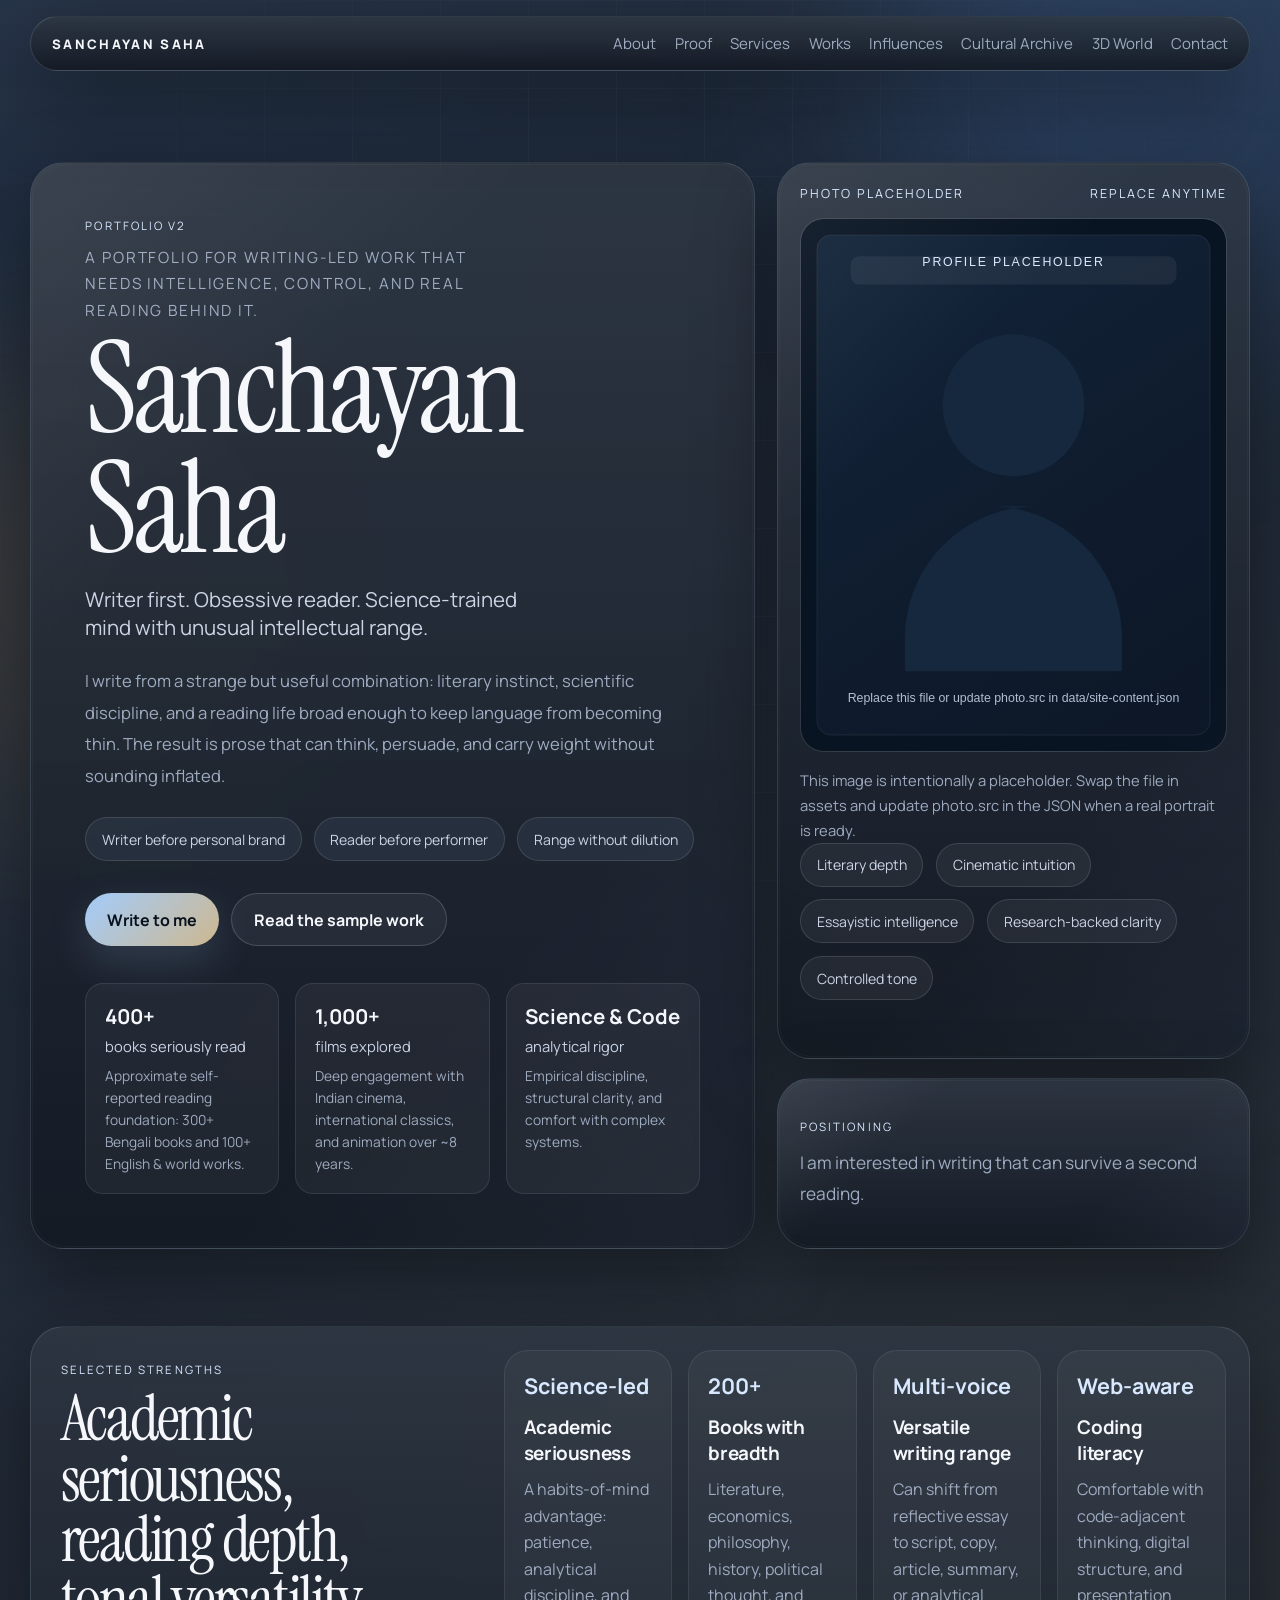
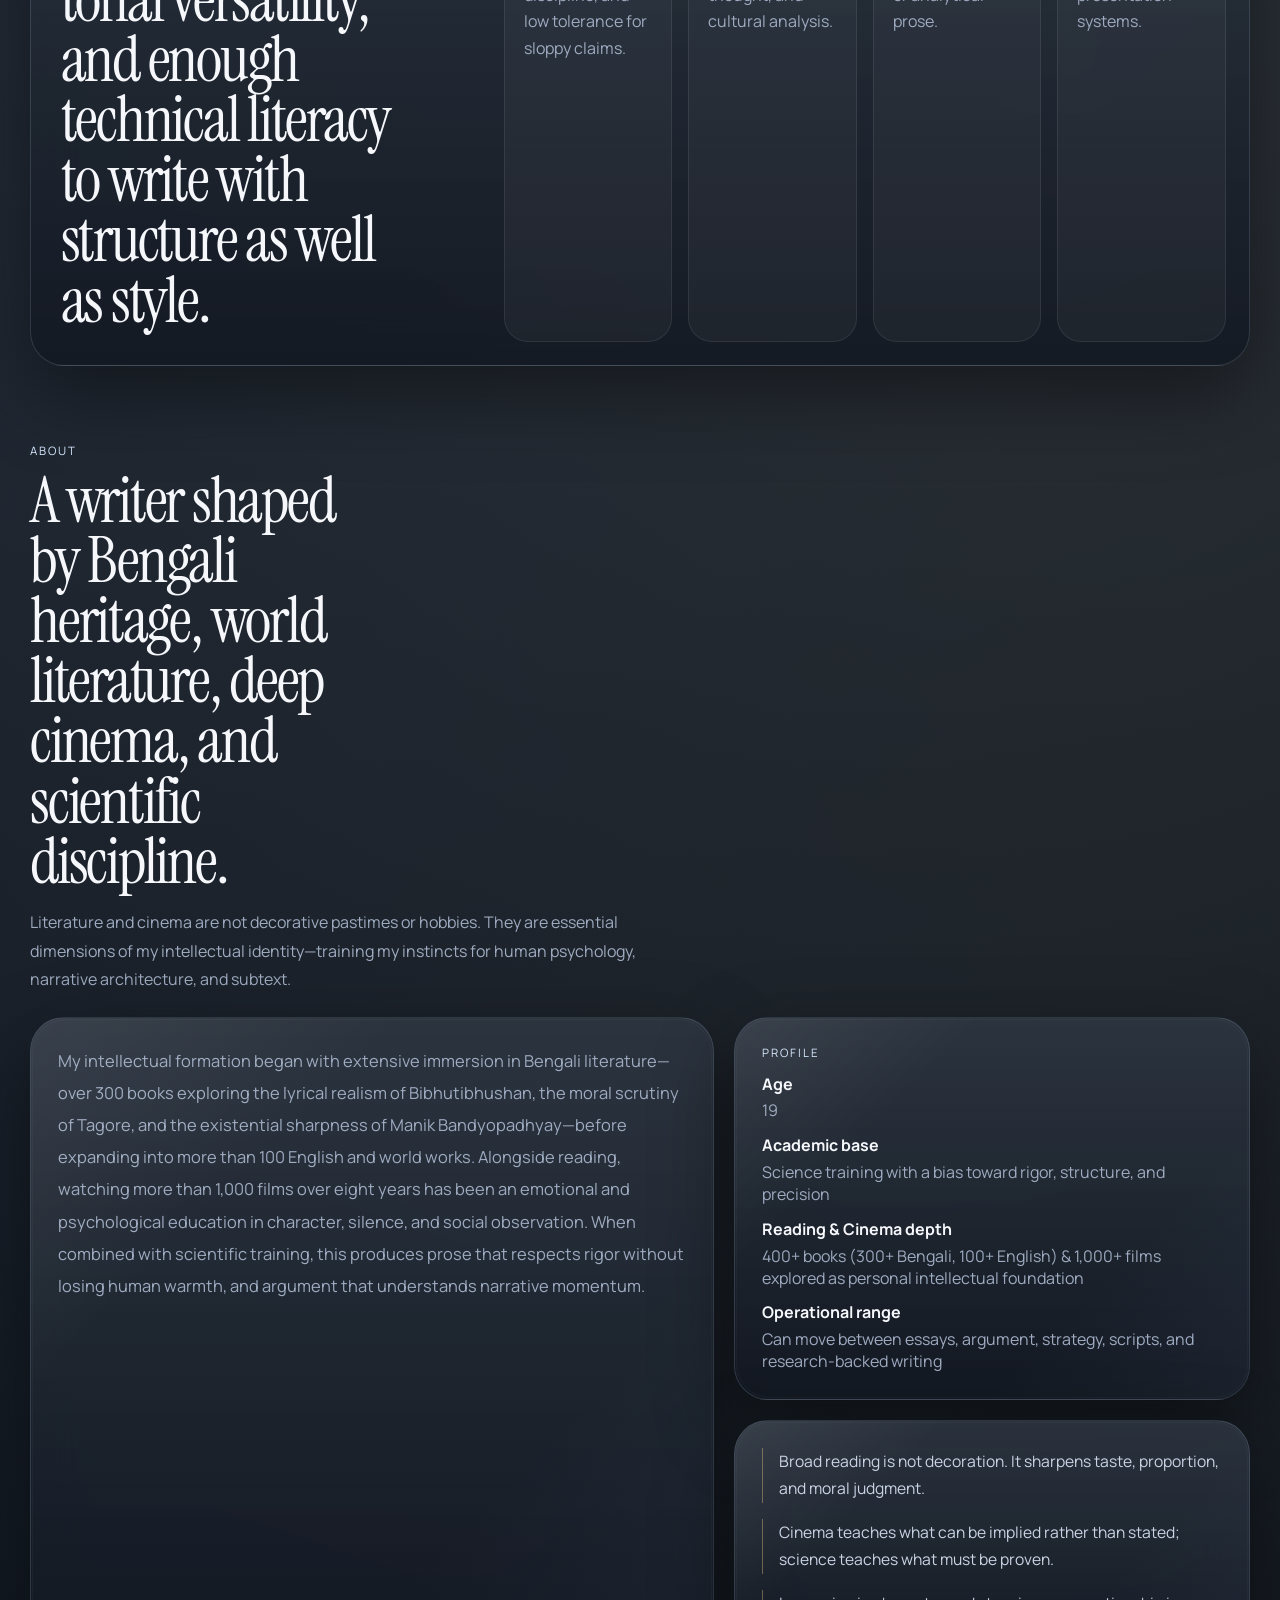
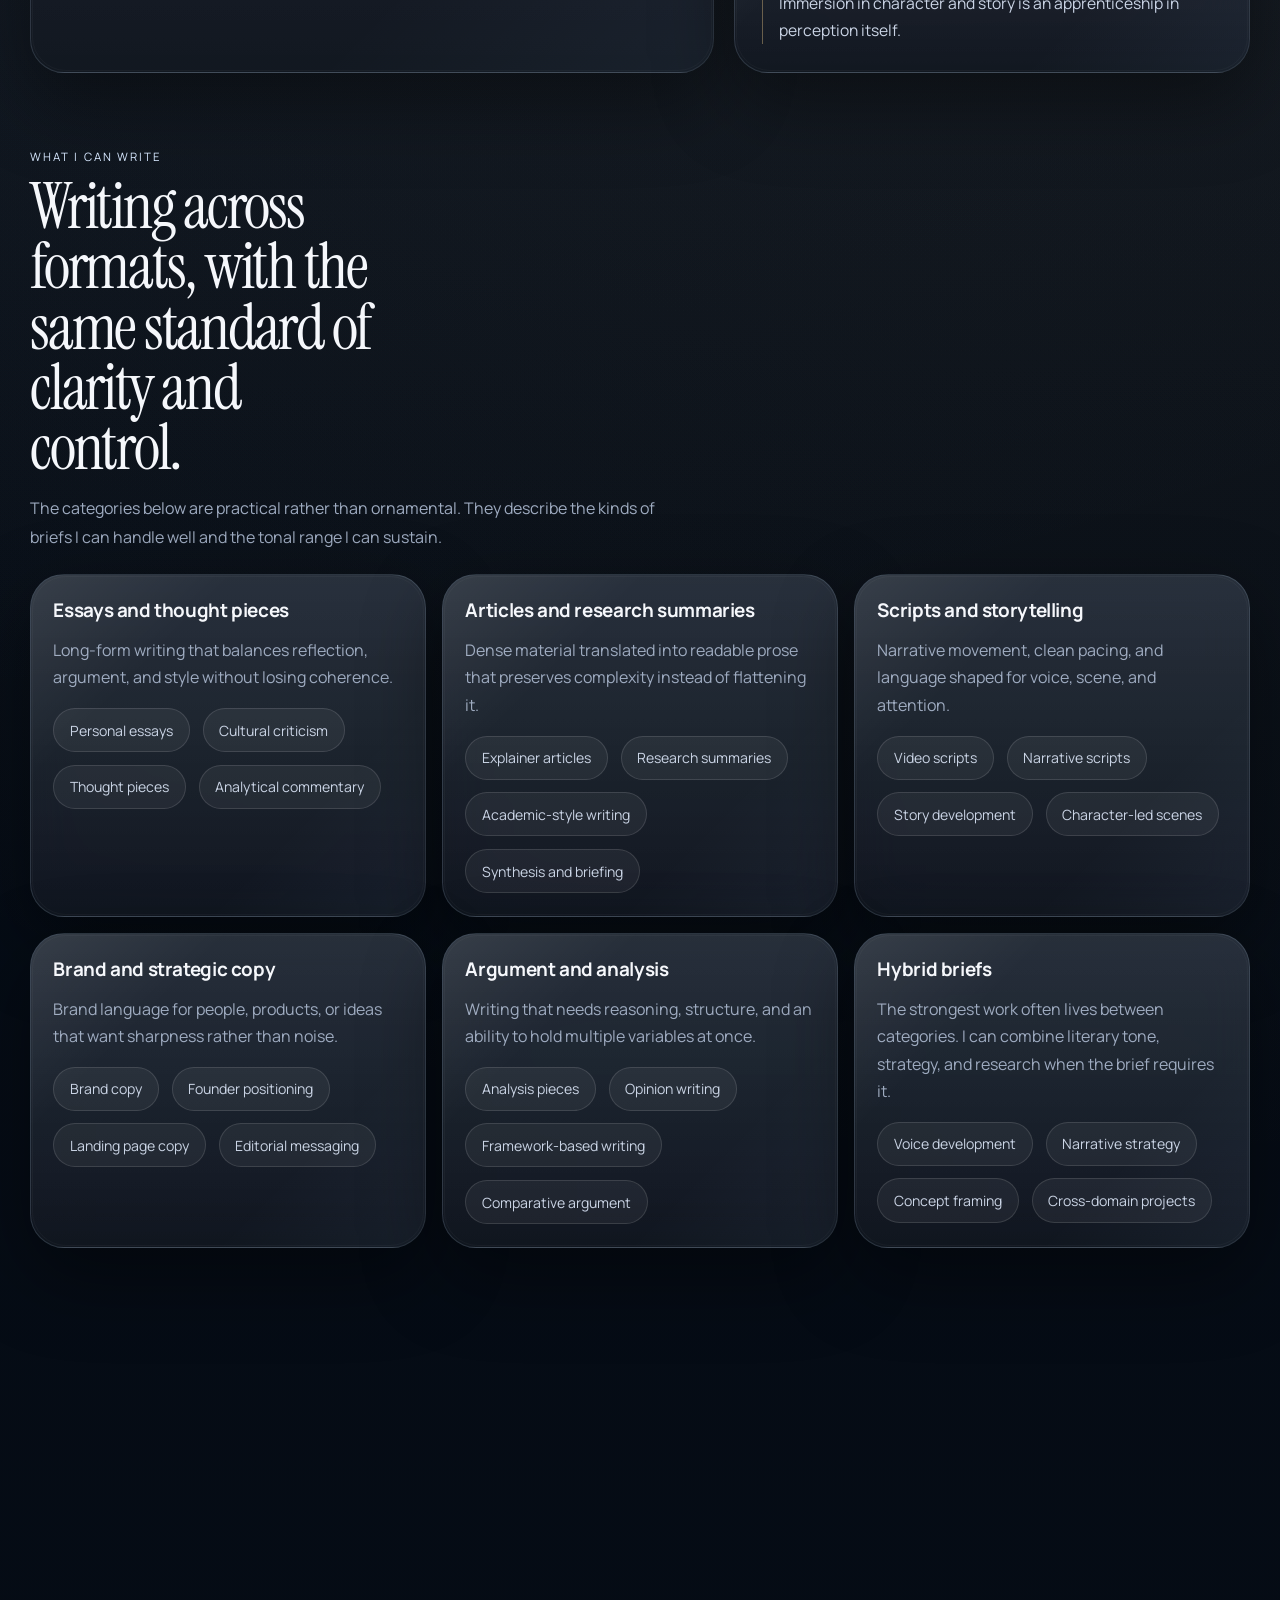
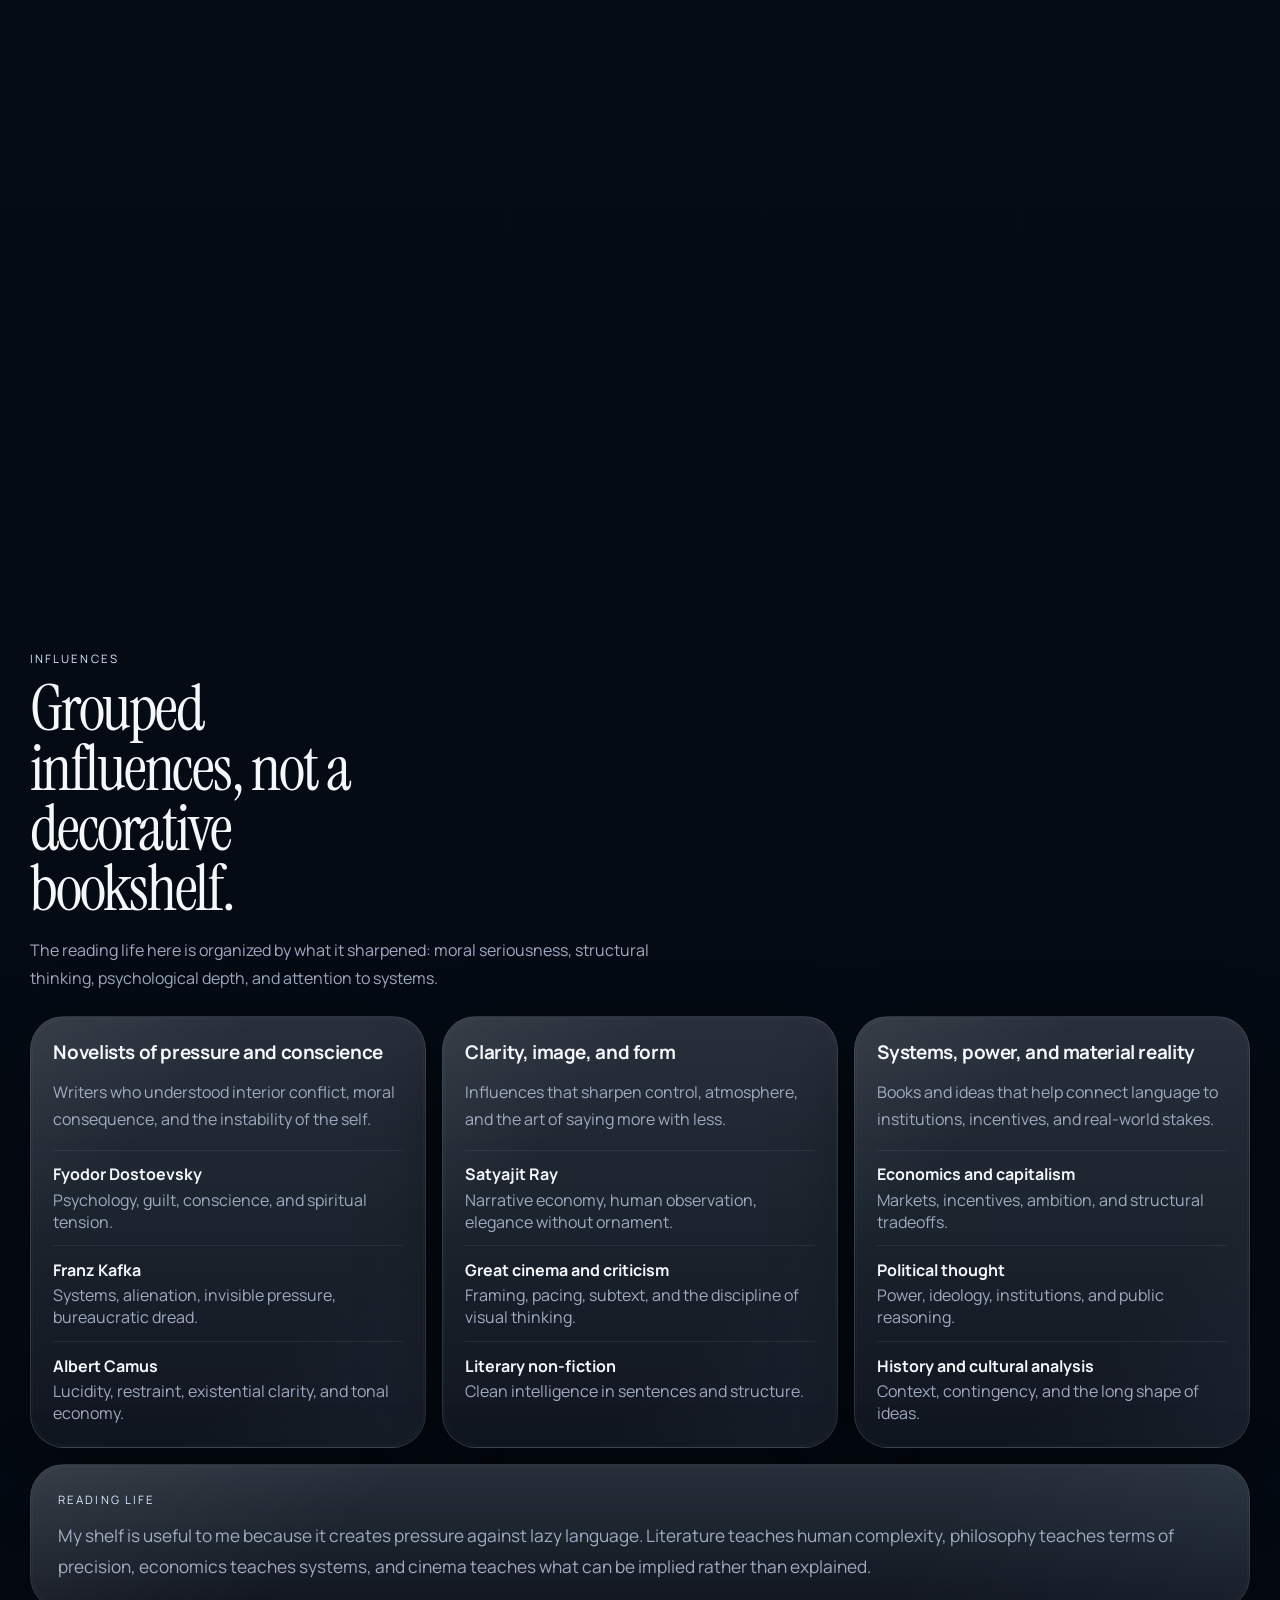
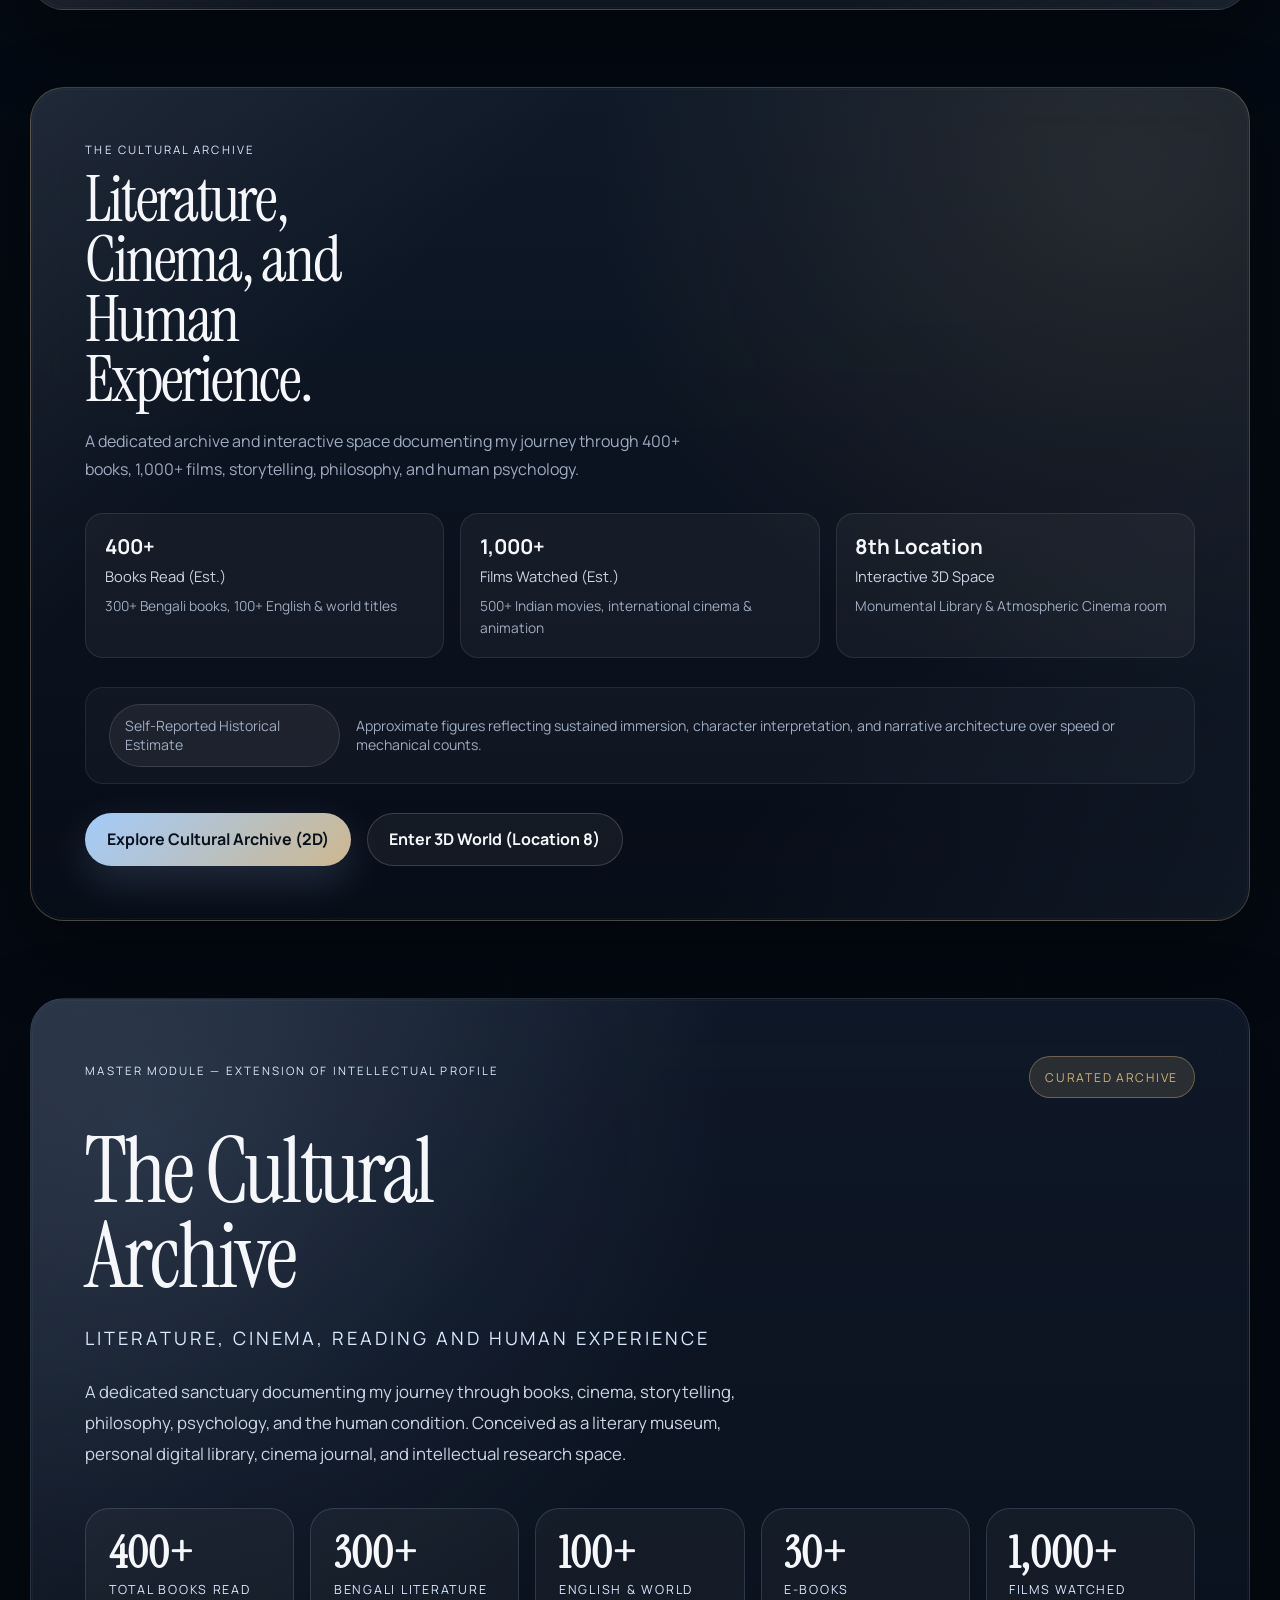
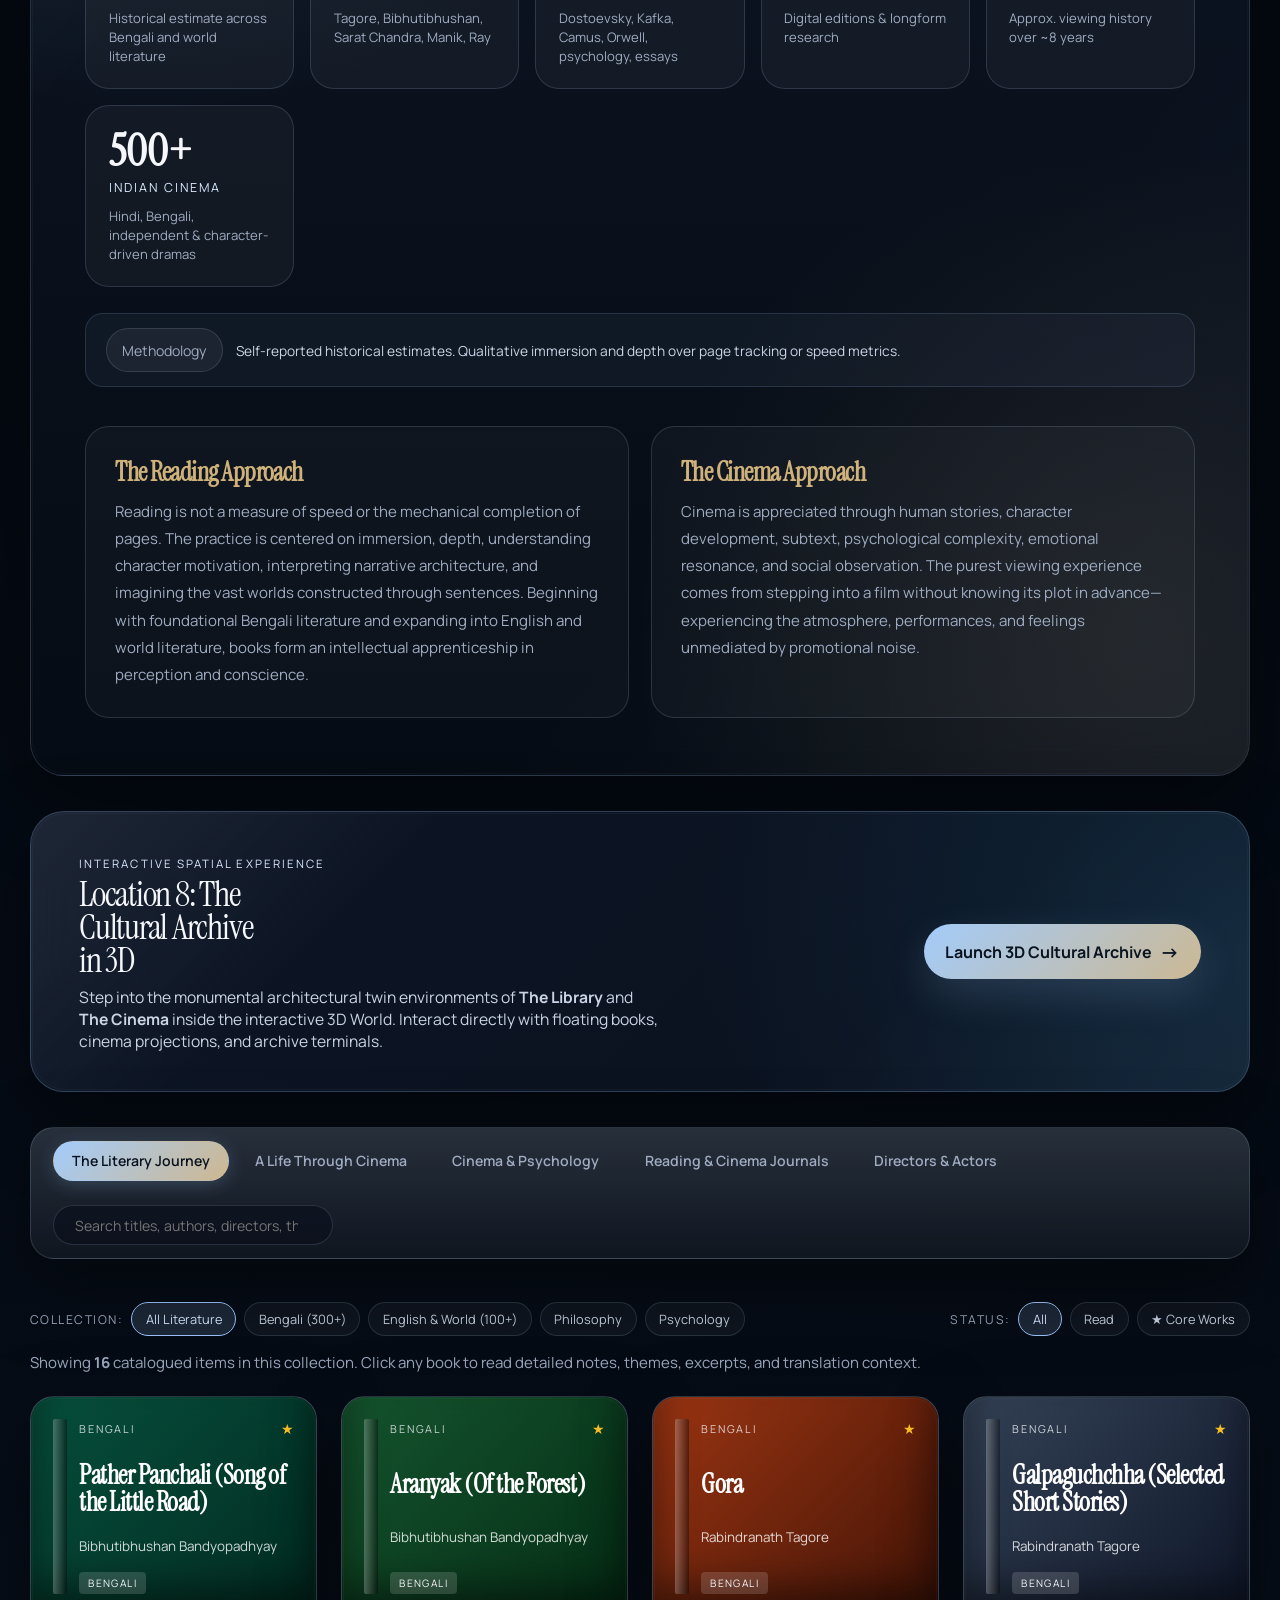
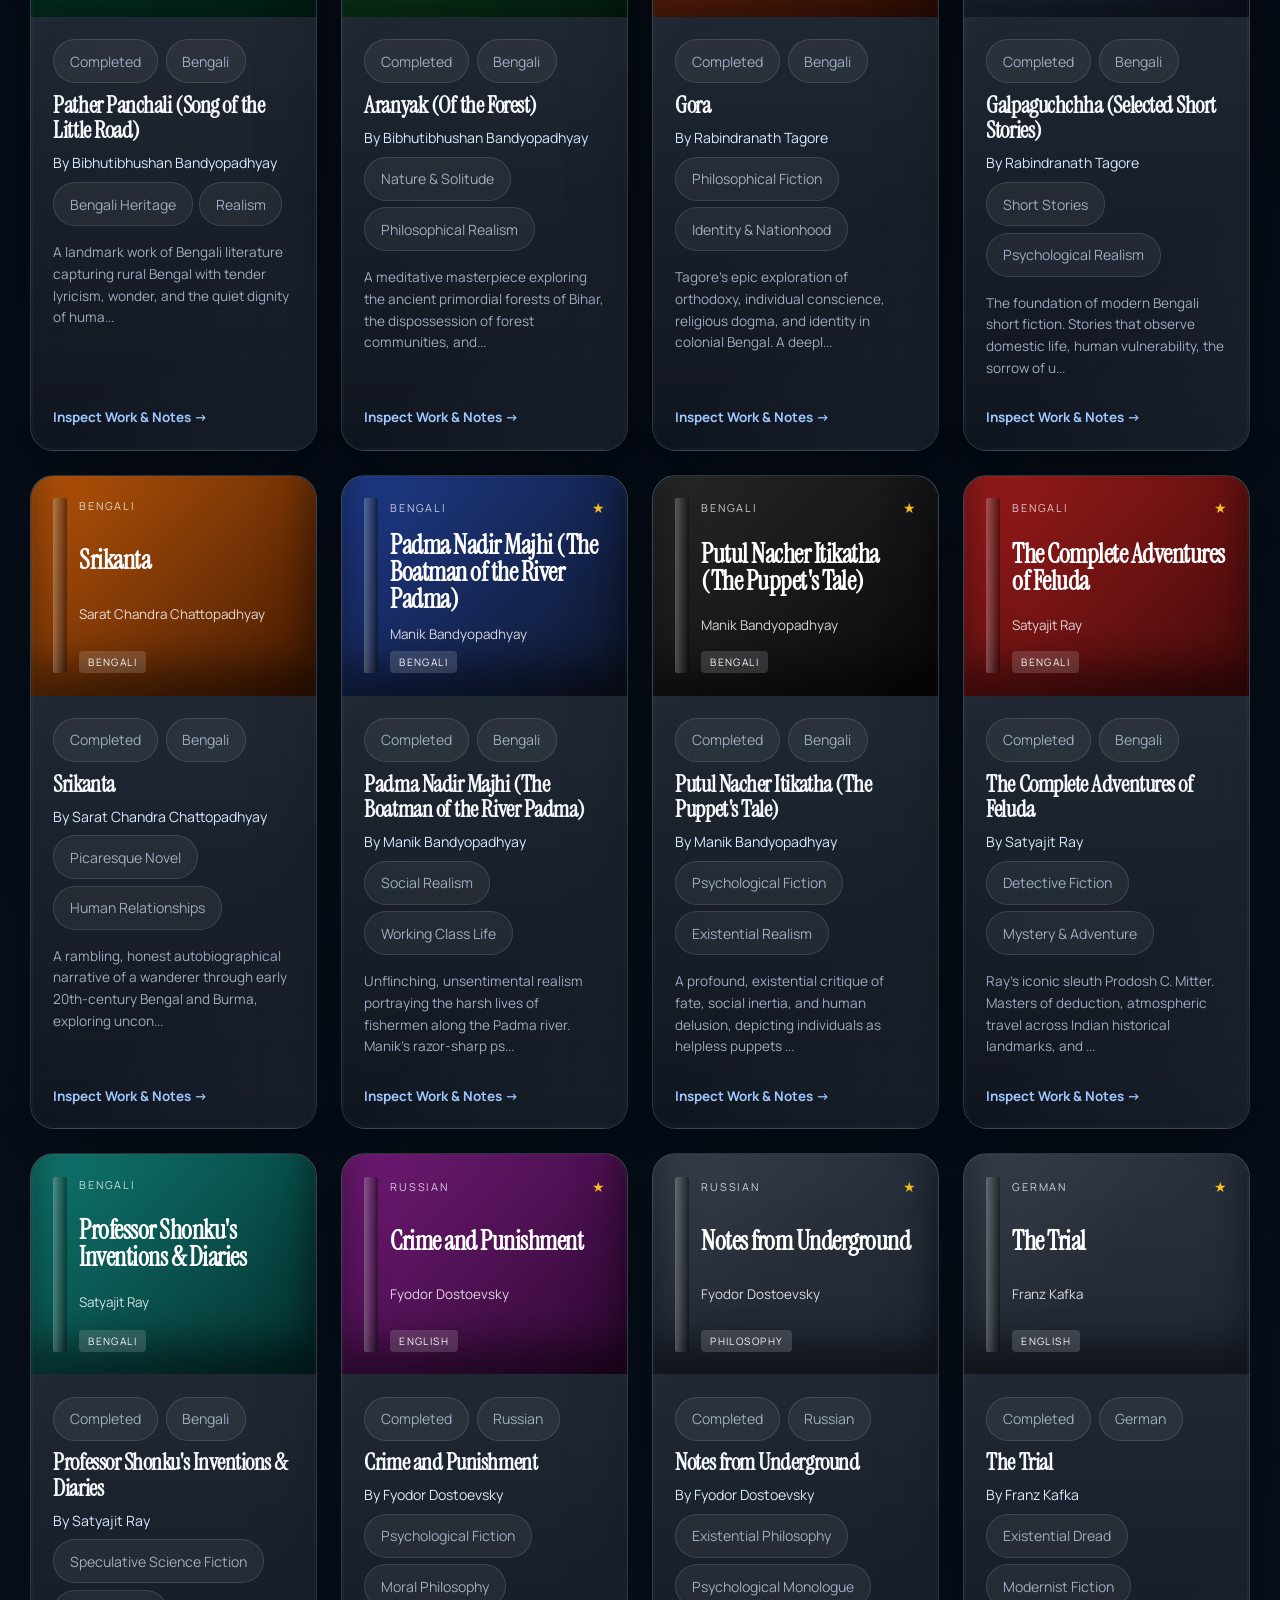
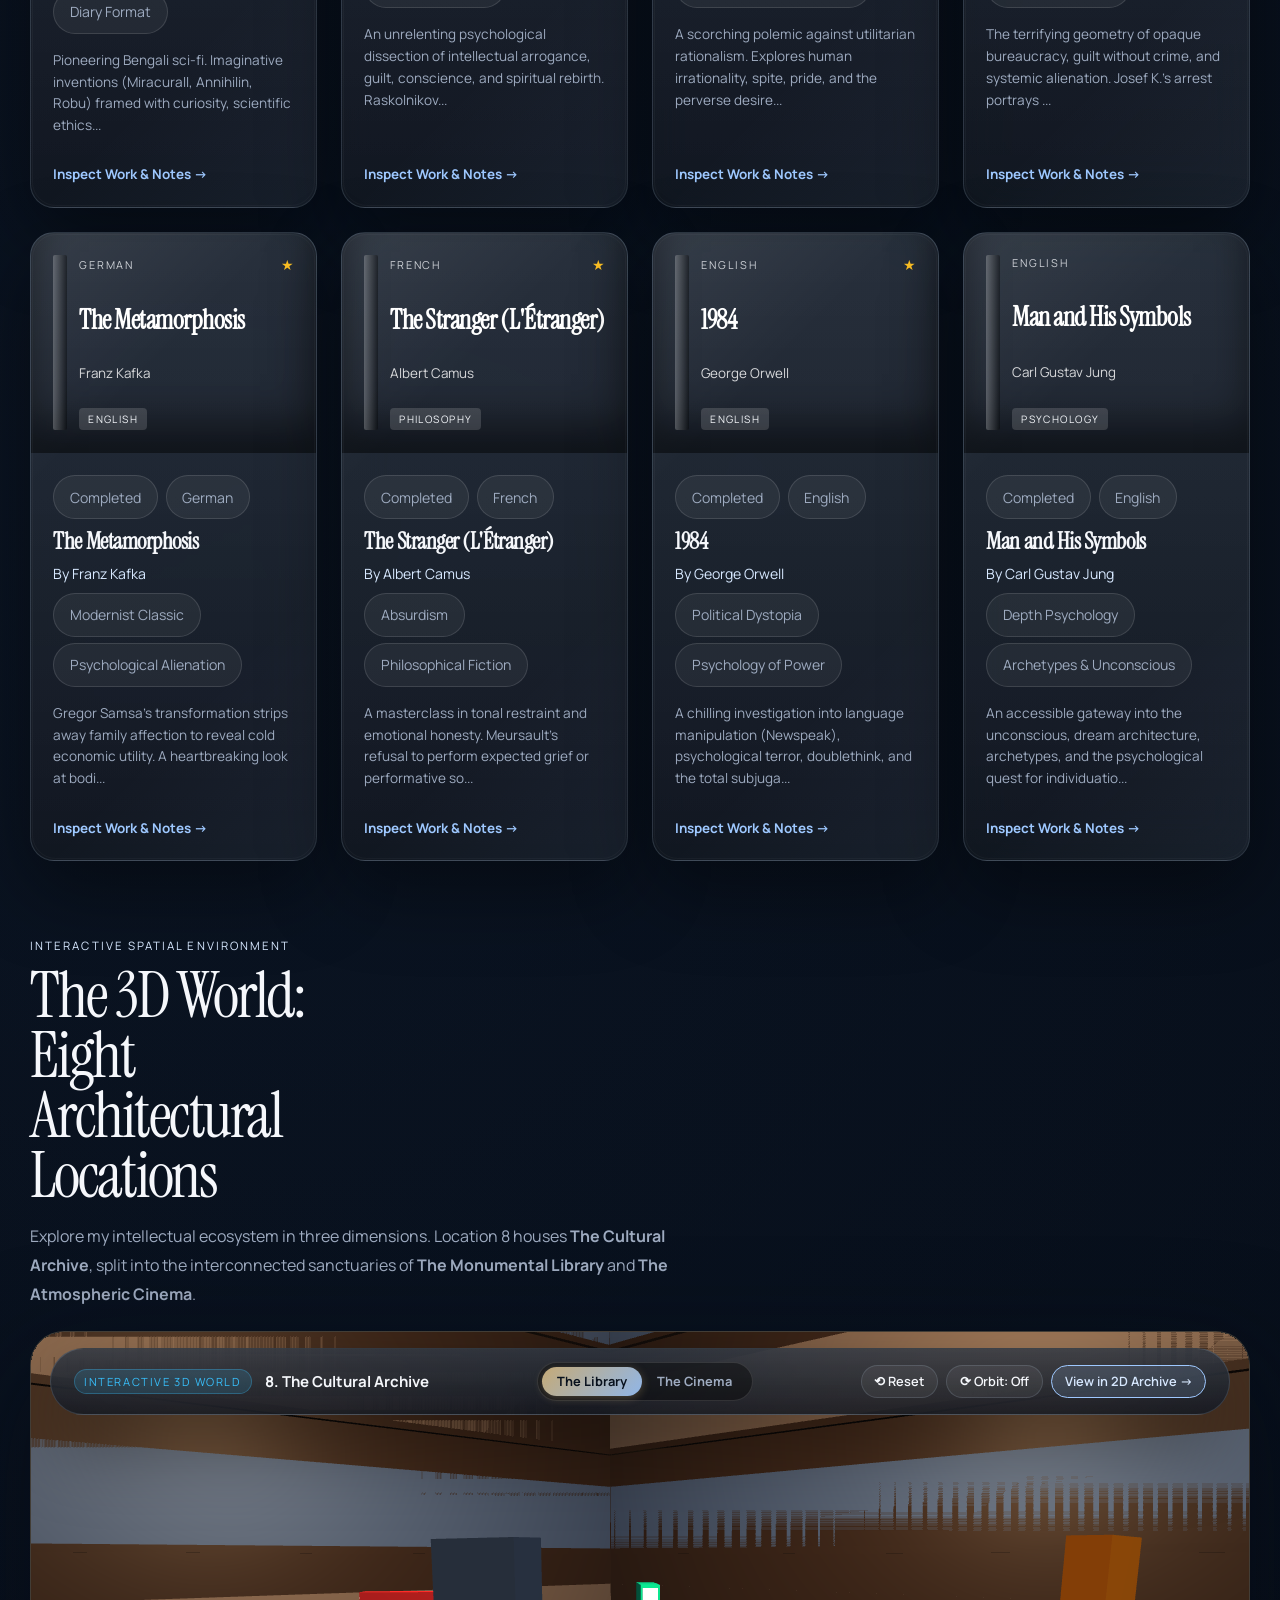
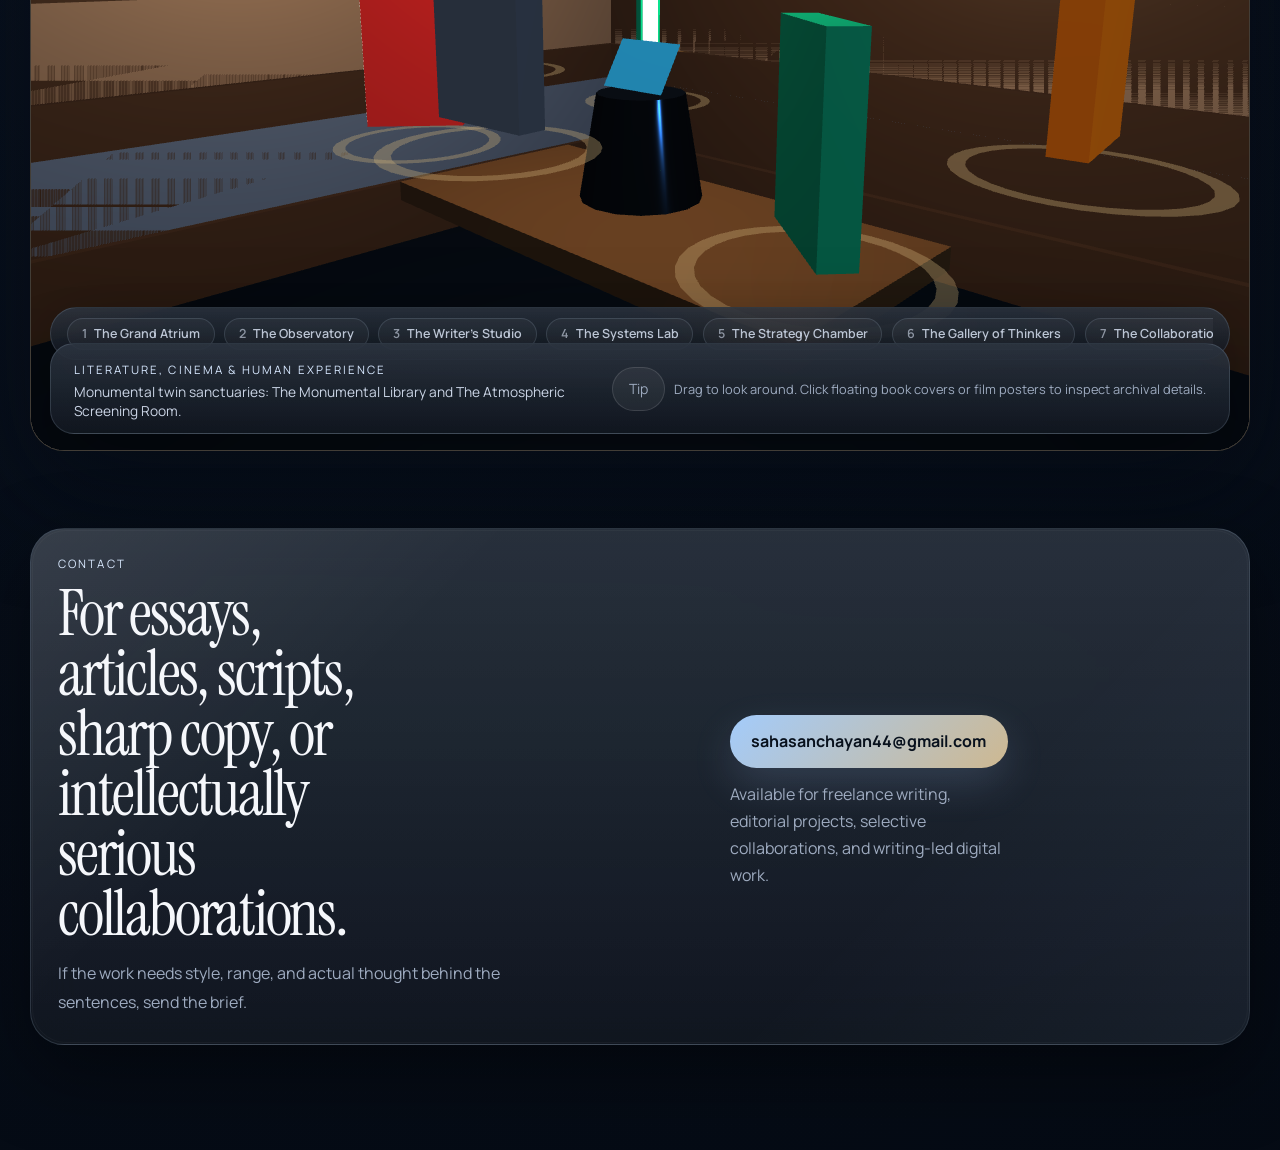
<file: index.html>
<!DOCTYPE html>
<html lang="en">
  <head>
    <meta charset="UTF-8" />
    <meta name="viewport" content="width=device-width, initial-scale=1.0" />
    <title>Sanchayan Saha | Writer, Reader, Analyst</title>
    <meta
      name="description"
      content="A premium portfolio for Sanchayan Saha: writer first, obsessive reader, science-trained thinker, and coding-literate analyst."
    />
    <link rel="preconnect" href="https://fonts.googleapis.com" />
    <link rel="preconnect" href="https://fonts.gstatic.com" crossorigin />
    <link
      href="https://fonts.googleapis.com/css2?family=Instrument+Serif:ital@0;1&family=Manrope:wght@400;500;600;700;800&display=swap"
      rel="stylesheet"
    />
    <link rel="stylesheet" href="styles.css" />
  </head>
  <body>
    <div class="page-shell">
      <div class="ambient ambient-one"></div>
      <div class="ambient ambient-two"></div>
      <div class="grid-overlay"></div>
      <div class="noise-overlay"></div>

      <header class="topbar glass">
        <a class="brand" href="#hero">Sanchayan Saha</a>
        <nav class="nav">
          <a href="#about">About</a>
          <a href="#proof">Proof</a>
          <a href="#services">Services</a>
          <a href="#works">Works</a>
          <a href="#influences">Influences</a>
          <a href="#cultural-archive-section">Cultural Archive</a>
          <a href="#world-3d-section">3D World</a>
          <a href="#contact">Contact</a>
        </nav>
      </header>

      <main id="app"></main>
    </div>

    <template id="portfolio-template">
      <section class="hero section reveal" id="hero">
        <div class="hero-copy glass premium-panel">
          <p class="eyebrow" data-field="heroEyebrow"></p>
          <p class="hero-lead" data-field="heroLead"></p>
          <h1 data-field="name"></h1>
          <p class="hero-title" data-field="title"></p>
          <p class="hero-summary" data-field="heroSummary"></p>
          <div class="positioning-lines" data-list="positioningLines"></div>
          <div class="hero-actions">
            <a class="button button-primary" data-field="emailLink" href=""></a>
            <a class="button button-secondary" href="#works" data-field="secondaryCta"></a>
          </div>
          <div class="hero-metrics" data-list="heroStats"></div>
        </div>

        <aside class="hero-side">
          <div class="hero-portrait glass premium-panel">
            <div class="panel-topline">
              <span>Photo Placeholder</span>
              <span data-field="photoLabel"></span>
            </div>
            <div class="portrait-frame">
              <img data-field="photo" alt="Portrait placeholder for Sanchayan Saha" />
            </div>
            <p class="portrait-note" data-field="photoNote"></p>
            <div class="hero-badge-row" data-list="heroBadges"></div>
          </div>
          <div class="hero-quote glass premium-panel">
            <p class="quote-label">Positioning</p>
            <p class="quote-copy" data-field="positioningQuote"></p>
          </div>
        </aside>
      </section>

      <section class="section reveal" id="proof">
        <div class="proof-strip glass">
          <div class="proof-heading">
            <p class="eyebrow">Selected strengths</p>
            <h2 data-field="proofTitle"></h2>
          </div>
          <div class="proof-grid" data-list="proofItems"></div>
        </div>
      </section>

      <section class="section reveal" id="about">
        <div class="section-heading">
          <p class="eyebrow">About</p>
          <h2 data-field="aboutHeading"></h2>
          <p class="section-intro" data-field="aboutIntro"></p>
        </div>
        <div class="about-grid">
          <article class="glass prose-card premium-panel" data-field="aboutBody"></article>
          <aside class="about-side">
            <div class="glass detail-card premium-panel">
              <p class="detail-label">Profile</p>
              <div class="detail-list" data-list="profileHighlights"></div>
            </div>
            <div class="glass quote-stack premium-panel" data-list="quoteLines"></div>
          </aside>
        </div>
      </section>

      <section class="section reveal" id="services">
        <div class="section-heading">
          <p class="eyebrow">What I can write</p>
          <h2 data-field="servicesHeading"></h2>
          <p class="section-intro" data-field="servicesIntro"></p>
        </div>
        <div class="services-grid" data-list="serviceCategories"></div>
      </section>

      <section class="section reveal" id="works">
        <div class="section-heading">
          <p class="eyebrow">Selected works</p>
          <h2 data-field="worksHeading"></h2>
          <p class="section-intro" data-field="worksIntro"></p>
        </div>
        <div class="works-grid" data-list="works"></div>
      </section>

      <section class="section reveal" id="influences">
        <div class="section-heading">
          <p class="eyebrow">Influences</p>
          <h2 data-field="influencesHeading"></h2>
          <p class="section-intro" data-field="influencesIntro"></p>
        </div>
        <div class="influence-groups" data-list="influenceGroups"></div>
        <div class="glass quote-panel premium-panel">
          <p class="quote-label">Reading life</p>
          <p class="quote-copy" data-field="booksStatement"></p>
        </div>
      </section>

      <section class="section reveal" id="cultural-archive-preview">
        <div class="archive-teaser-card glass premium-panel">
          <div class="teaser-header">
            <p class="eyebrow" data-field="teaserEyebrow">Master Module — Cultural Identity</p>
            <h2 data-field="teaserHeading">The Cultural Archive</h2>
            <p class="section-intro" data-field="teaserIntro"></p>
          </div>
          <div class="teaser-metrics" data-list="teaserStats"></div>
          <div class="teaser-disclaimer">
            <span class="badge subtle-badge">Self-Reported Historical Estimate</span>
            <p>Approximate figures reflecting sustained immersion, character interpretation, and narrative architecture over speed or mechanical counts.</p>
          </div>
          <div class="teaser-actions">
            <a class="button button-primary" href="#cultural-archive-section">Explore Cultural Archive (2D)</a>
            <a class="button button-secondary" href="#world-3d-section">Enter 3D World (Location 8)</a>
          </div>
        </div>
      </section>

      <section class="section reveal" id="cultural-archive-section">
        <div id="cultural-archive-root"></div>
      </section>

      <section class="section reveal" id="world-3d-section">
        <div class="section-heading">
          <p class="eyebrow">Interactive Spatial Environment</p>
          <h2>The 3D World: Eight Architectural Locations</h2>
          <p class="section-intro">
            Explore my intellectual ecosystem in three dimensions. Location 8 houses <strong>The Cultural Archive</strong>, split into the interconnected sanctuaries of <strong>The Monumental Library</strong> and <strong>The Atmospheric Cinema</strong>.
          </p>
        </div>
        <div id="world-3d-root"></div>
      </section>

      <section class="section reveal" id="contact">
        <div class="contact-panel glass premium-panel">
          <div>
            <p class="eyebrow">Contact</p>
            <h2 data-field="contactHeading"></h2>
            <p class="contact-copy" data-field="contactBlurb"></p>
          </div>
          <div class="contact-actions">
            <a class="button button-primary" data-field="emailLinkSecondary" href=""></a>
            <p class="contact-meta" data-field="contactMeta"></p>
          </div>
        </div>
      </section>
    </template>

    <script src="script.js" type="module"></script>
  </body>
</html>
</file>
<file: styles.css>
:root {
  --bg: #050b14;
  --bg-deep: #02060d;
  --surface: rgba(14, 22, 35, 0.7);
  --surface-strong: rgba(10, 17, 29, 0.88);
  --surface-soft: rgba(255, 255, 255, 0.06);
  --border: rgba(188, 208, 234, 0.16);
  --border-strong: rgba(226, 198, 150, 0.28);
  --text: #f5f7fb;
  --muted: #9eabc0;
  --muted-strong: #cad4e5;
  --accent: #9ec8ff;
  --accent-soft: #d7e8ff;
  --gold: #cfb27b;
  --shadow: 0 28px 80px rgba(0, 0, 0, 0.42);
  --shadow-lift: 0 36px 110px rgba(5, 10, 20, 0.56);
  --radius-xl: 34px;
  --radius-lg: 24px;
  --radius-md: 18px;
  --max-width: 1220px;
}

* {
  box-sizing: border-box;
}

html {
  scroll-behavior: smooth;
}

body {
  margin: 0;
  min-height: 100vh;
  font-family: "Manrope", sans-serif;
  color: var(--text);
  background:
    radial-gradient(circle at top left, rgba(104, 143, 214, 0.19), transparent 28%),
    radial-gradient(circle at 85% 12%, rgba(205, 168, 105, 0.15), transparent 22%),
    radial-gradient(circle at 20% 85%, rgba(57, 97, 154, 0.14), transparent 30%),
    linear-gradient(180deg, #07111d 0%, var(--bg) 38%, var(--bg-deep) 100%);
}

body::before {
  content: "";
  position: fixed;
  inset: 0;
  pointer-events: none;
  background:
    linear-gradient(180deg, rgba(255, 255, 255, 0.03), transparent 18%),
    linear-gradient(90deg, rgba(255, 255, 255, 0.01), transparent 45%);
  opacity: 0.85;
}

img {
  display: block;
  max-width: 100%;
}

a {
  color: inherit;
  text-decoration: none;
}

.page-shell {
  position: relative;
  overflow: hidden;
}

.ambient {
  position: fixed;
  border-radius: 50%;
  filter: blur(100px);
  opacity: 0.25;
  pointer-events: none;
}

.ambient-one {
  top: -12rem;
  right: -8rem;
  width: 34rem;
  height: 34rem;
  background: rgba(77, 128, 203, 0.95);
}

.ambient-two {
  bottom: 4rem;
  left: -10rem;
  width: 30rem;
  height: 30rem;
  background: rgba(159, 117, 57, 0.7);
}

.grid-overlay,
.noise-overlay {
  position: fixed;
  inset: 0;
  pointer-events: none;
}

.grid-overlay {
  background-image:
    linear-gradient(rgba(255, 255, 255, 0.032) 1px, transparent 1px),
    linear-gradient(90deg, rgba(255, 255, 255, 0.03) 1px, transparent 1px);
  background-size: 88px 88px;
  mask-image: radial-gradient(circle at center, black 46%, transparent 92%);
}

.noise-overlay {
  opacity: 0.05;
  background-image:
    radial-gradient(circle at 20% 20%, rgba(255, 255, 255, 0.7) 0.5px, transparent 0.8px),
    radial-gradient(circle at 70% 40%, rgba(255, 255, 255, 0.4) 0.5px, transparent 0.9px),
    radial-gradient(circle at 30% 70%, rgba(255, 255, 255, 0.3) 0.4px, transparent 0.8px);
  background-size: 160px 160px;
}

.glass {
  background:
    linear-gradient(180deg, rgba(255, 255, 255, 0.11), rgba(255, 255, 255, 0.035)),
    linear-gradient(180deg, rgba(15, 25, 39, 0.82), rgba(8, 14, 24, 0.86));
  border: 1px solid var(--border);
  box-shadow: var(--shadow);
  backdrop-filter: blur(24px);
  -webkit-backdrop-filter: blur(24px);
}

.premium-panel {
  position: relative;
  overflow: hidden;
}

.premium-panel::before {
  content: "";
  position: absolute;
  inset: 0;
  background: linear-gradient(
    135deg,
    rgba(255, 255, 255, 0.08),
    transparent 28%,
    transparent 70%,
    rgba(158, 200, 255, 0.06)
  );
  opacity: 0.9;
  pointer-events: none;
}

.premium-panel::after {
  content: "";
  position: absolute;
  inset: 1px;
  border-radius: inherit;
  border: 1px solid rgba(255, 255, 255, 0.03);
  pointer-events: none;
}

.topbar {
  position: sticky;
  top: 1rem;
  z-index: 20;
  width: min(calc(100% - 2rem), var(--max-width));
  margin: 1rem auto 0;
  padding: 1rem 1.3rem;
  border-radius: 999px;
  display: flex;
  align-items: center;
  justify-content: space-between;
}

.brand {
  font-size: 0.82rem;
  font-weight: 800;
  text-transform: uppercase;
  letter-spacing: 0.18em;
}

.nav {
  display: flex;
  gap: 1.15rem;
  color: var(--muted);
  font-size: 0.94rem;
}

.nav a {
  transition: color 180ms ease, transform 180ms ease;
}

.nav a:hover,
.nav a:focus-visible {
  color: var(--accent-soft);
  transform: translateY(-1px);
}

#app {
  width: min(calc(100% - 2rem), var(--max-width));
  margin: 0 auto;
  padding: 2.5rem 0 5rem;
}

.section {
  margin-top: 1.6rem;
  padding: 1.6rem 0;
}

.hero {
  min-height: calc(100vh - 9rem);
  display: grid;
  grid-template-columns: minmax(0, 1.35fr) minmax(320px, 0.88fr);
  gap: 1.4rem;
  align-items: stretch;
}

.hero-copy,
.hero-portrait,
.hero-quote,
.proof-strip,
.prose-card,
.detail-card,
.quote-stack,
.service-card,
.work-card,
.influence-group,
.quote-panel,
.contact-panel {
  border-radius: var(--radius-xl);
}

.hero-copy {
  padding: 3.4rem;
  display: flex;
  flex-direction: column;
  justify-content: center;
}

.hero-side {
  display: grid;
  gap: 1.2rem;
}

.eyebrow,
.detail-label,
.quote-label {
  margin: 0 0 0.8rem;
  color: var(--accent-soft);
  text-transform: uppercase;
  letter-spacing: 0.18em;
  font-size: 0.72rem;
}

.hero-lead,
.section-intro,
.portrait-note,
.contact-copy,
.contact-meta,
.service-description,
.influence-description,
.work-summary,
.work-excerpt,
.metric p,
.quote-copy,
.prose-card,
.profile-line span,
.influence-item span {
  color: var(--muted);
}

h1,
h2,
h3 {
  margin: 0;
}

h1,
h2 {
  font-family: "Instrument Serif", serif;
  font-weight: 400;
  line-height: 0.94;
  letter-spacing: -0.035em;
}

h1 {
  margin-top: 0.3rem;
  font-size: clamp(4.3rem, 10vw, 8rem);
  max-width: 9ch;
}

h2 {
  font-size: clamp(2.6rem, 5vw, 4.25rem);
  max-width: 12ch;
}

h3 {
  font-size: 1.18rem;
  letter-spacing: -0.02em;
}

.hero-lead {
  margin: 0;
  max-width: 48ch;
  font-size: 0.96rem;
  line-height: 1.7;
  text-transform: uppercase;
  letter-spacing: 0.12em;
}

.hero-title {
  margin: 1rem 0 0;
  font-size: 1.28rem;
  color: var(--muted-strong);
  max-width: 36ch;
}

.hero-summary {
  margin: 1.5rem 0 0;
  max-width: 60ch;
  font-size: 1.04rem;
  line-height: 1.9;
  color: var(--muted);
}

.positioning-lines {
  display: flex;
  flex-wrap: wrap;
  gap: 0.75rem;
  margin-top: 1.6rem;
}

.positioning-pill,
.badge,
.skill-pill,
.status-pill,
.format-pill {
  display: inline-flex;
  align-items: center;
  border-radius: 999px;
  border: 1px solid rgba(255, 255, 255, 0.12);
  background: rgba(255, 255, 255, 0.055);
  padding: 0.72rem 0.98rem;
  font-size: 0.88rem;
  color: var(--muted-strong);
}

.positioning-pill {
  background: rgba(158, 200, 255, 0.07);
}

.subtle-badge {
  color: var(--muted);
}

.hero-actions,
.contact-actions,
.work-meta,
.tag-list,
.hero-badge-row,
.detail-list {
  display: flex;
  flex-wrap: wrap;
  gap: 0.8rem;
}

.hero-actions,
.contact-actions {
  align-items: center;
  margin-top: 2rem;
}

.button {
  display: inline-flex;
  align-items: center;
  justify-content: center;
  min-height: 3.3rem;
  padding: 0.9rem 1.35rem;
  border-radius: 999px;
  font-weight: 700;
  transition:
    transform 180ms ease,
    box-shadow 180ms ease,
    border-color 180ms ease,
    background 180ms ease;
}

.button:hover,
.button:focus-visible {
  transform: translateY(-2px);
}

.button-primary {
  color: #08111d;
  background: linear-gradient(135deg, rgba(166, 207, 255, 0.98), rgba(213, 190, 148, 0.96));
  box-shadow: 0 16px 40px rgba(167, 201, 247, 0.16);
}

.button-secondary {
  border: 1px solid rgba(255, 255, 255, 0.16);
  background: rgba(255, 255, 255, 0.05);
}

.hero-metrics {
  display: grid;
  grid-template-columns: repeat(3, minmax(0, 1fr));
  gap: 1rem;
  margin-top: 2.3rem;
}

.metric,
.proof-card,
.service-card,
.work-card,
.influence-group,
.detail-card,
.quote-stack,
.hero-portrait,
.hero-quote {
  transition:
    transform 220ms ease,
    border-color 220ms ease,
    box-shadow 220ms ease,
    background 220ms ease;
}

.metric {
  padding: 1.15rem;
  border-radius: var(--radius-md);
  background: rgba(255, 255, 255, 0.045);
  border: 1px solid rgba(255, 255, 255, 0.09);
}

.metric strong,
.proof-card strong {
  display: block;
  color: var(--text);
}

.metric strong {
  margin-bottom: 0.35rem;
  font-size: 1.28rem;
}

.metric span {
  display: block;
  color: var(--muted-strong);
  font-size: 0.92rem;
}

.metric p {
  margin: 0.55rem 0 0;
  line-height: 1.6;
  font-size: 0.86rem;
}

.panel-topline {
  display: flex;
  justify-content: space-between;
  gap: 1rem;
  margin-bottom: 1rem;
  font-size: 0.78rem;
  text-transform: uppercase;
  letter-spacing: 0.16em;
  color: var(--accent-soft);
}

.hero-portrait,
.hero-quote {
  padding: 1.35rem;
}

.portrait-frame {
  min-height: 28rem;
  border-radius: calc(var(--radius-xl) - 10px);
  overflow: hidden;
  border: 1px solid rgba(255, 255, 255, 0.08);
  background:
    radial-gradient(circle at top, rgba(158, 200, 255, 0.08), transparent 42%),
    rgba(255, 255, 255, 0.025);
}

.portrait-frame img {
  width: 100%;
  height: 100%;
  object-fit: cover;
}

.portrait-note {
  margin: 1rem 0 0;
  line-height: 1.7;
  font-size: 0.92rem;
}

.hero-quote {
  display: flex;
  flex-direction: column;
  justify-content: center;
}

.quote-copy {
  margin: 0;
  font-size: 1.08rem;
  line-height: 1.8;
}

.proof-strip {
  padding: 1.45rem;
  display: grid;
  grid-template-columns: minmax(220px, 0.9fr) minmax(0, 1.5fr);
  gap: 1rem;
}

.proof-heading {
  padding: 0.7rem 0.4rem;
}

.proof-grid {
  display: grid;
  grid-template-columns: repeat(4, minmax(0, 1fr));
  gap: 1rem;
}

.proof-card {
  padding: 1.2rem;
  border-radius: var(--radius-lg);
  background: rgba(255, 255, 255, 0.04);
  border: 1px solid rgba(255, 255, 255, 0.08);
}

.proof-card strong {
  font-size: 1.35rem;
  color: var(--accent-soft);
}

.proof-card h3 {
  margin-top: 0.9rem;
}

.proof-card p {
  margin: 0.65rem 0 0;
  color: var(--muted);
  line-height: 1.65;
}

.section-heading {
  margin-bottom: 1.4rem;
}

.section-heading h2 {
  margin-top: 0.15rem;
}

.section-intro {
  margin: 1rem 0 0;
  max-width: 64ch;
  line-height: 1.8;
}

.about-grid,
.contact-panel {
  display: grid;
  grid-template-columns: minmax(0, 1.14fr) minmax(300px, 0.86fr);
  gap: 1.2rem;
}

.about-side {
  display: grid;
  gap: 1.2rem;
}

.prose-card,
.detail-card,
.quote-stack,
.quote-panel,
.contact-panel {
  padding: 1.7rem;
}

.prose-card {
  font-size: 1.03rem;
  line-height: 1.95;
}

.profile-line {
  min-width: 12.5rem;
}

.profile-line strong {
  display: block;
  margin-bottom: 0.3rem;
  color: var(--text);
}

.quote-stack {
  display: grid;
  gap: 1rem;
}

.quote-line {
  margin: 0;
  padding-left: 1rem;
  border-left: 1px solid rgba(207, 178, 123, 0.45);
  color: var(--muted-strong);
  line-height: 1.75;
  font-size: 0.98rem;
}

.services-grid,
.works-grid,
.influence-groups {
  display: grid;
  gap: 1rem;
}

.services-grid {
  grid-template-columns: repeat(3, minmax(0, 1fr));
}

.works-grid {
  grid-template-columns: repeat(3, minmax(0, 1fr));
}

.service-card,
.work-card,
.influence-group {
  padding: 1.4rem;
}

.service-card h3,
.work-card h3,
.influence-group h3 {
  margin-bottom: 0.85rem;
}

.service-description,
.influence-description,
.work-summary,
.work-excerpt {
  margin: 0;
  line-height: 1.72;
}

.service-description {
  margin-bottom: 1rem;
}

.work-card {
  min-height: 100%;
}

.work-meta {
  margin-bottom: 1rem;
}

.status-pill {
  color: var(--accent-soft);
  background: rgba(158, 200, 255, 0.1);
}

.format-pill {
  color: #f1dec0;
  background: rgba(207, 178, 123, 0.1);
}

.work-summary {
  margin-bottom: 0.9rem;
  color: var(--muted-strong);
}

.work-excerpt {
  margin-bottom: 1rem;
  font-size: 0.95rem;
}

.influence-groups {
  grid-template-columns: repeat(3, minmax(0, 1fr));
}

.influence-description {
  margin-bottom: 1rem;
}

.influence-list {
  display: grid;
  gap: 0.8rem;
}

.influence-item {
  display: grid;
  gap: 0.2rem;
  padding-top: 0.8rem;
  border-top: 1px solid rgba(255, 255, 255, 0.07);
}

.influence-item strong {
  color: var(--text);
}

.quote-panel {
  margin-top: 1rem;
}

.contact-panel {
  align-items: center;
}

.contact-copy {
  margin: 0.9rem 0 0;
  max-width: 52ch;
  line-height: 1.8;
}

.contact-meta {
  margin: 0;
  max-width: 28ch;
  line-height: 1.7;
}

.metric:hover,
.proof-card:hover,
.service-card:hover,
.work-card:hover,
.influence-group:hover,
.detail-card:hover,
.quote-stack:hover,
.hero-portrait:hover,
.hero-quote:hover {
  transform: translateY(-4px);
  border-color: rgba(214, 228, 248, 0.22);
  box-shadow: var(--shadow-lift);
}

.reveal {
  opacity: 0;
  transform: translateY(26px);
  transition: opacity 760ms ease, transform 760ms ease;
}

.reveal.visible {
  opacity: 1;
  transform: translateY(0);
}

@media (prefers-reduced-motion: reduce) {
  html {
    scroll-behavior: auto;
  }

  *,
  *::before,
  *::after {
    animation: none !important;
    transition: none !important;
  }

  .reveal {
    opacity: 1;
    transform: none;
  }
}

@media (max-width: 1100px) {
  .hero,
  .proof-strip,
  .about-grid,
  .contact-panel {
    grid-template-columns: 1fr;
  }

  .proof-grid,
  .services-grid,
  .works-grid,
  .influence-groups {
    grid-template-columns: repeat(2, minmax(0, 1fr));
  }

  .hero-copy {
    padding: 2.6rem;
  }

  .proof-heading {
    padding: 0;
  }
}

@media (max-width: 760px) {
  #app {
    width: min(calc(100% - 1rem), var(--max-width));
  }

  .topbar {
    border-radius: 26px;
    flex-direction: column;
    align-items: flex-start;
    gap: 0.8rem;
  }

  .nav {
    flex-wrap: wrap;
    gap: 0.8rem 1rem;
  }

  .section {
    padding: 1rem 0;
  }

  .hero {
    min-height: auto;
  }

  .hero-copy,
  .hero-portrait,
  .hero-quote,
  .proof-strip,
  .prose-card,
  .detail-card,
  .quote-stack,
  .service-card,
  .work-card,
  .influence-group,
  .quote-panel,
  .contact-panel {
    border-radius: 26px;
  }

  .hero-copy,
  .prose-card,
  .detail-card,
  .quote-stack,
  .quote-panel,
  .contact-panel,
  .service-card,
  .work-card,
  .influence-group {
    padding: 1.25rem;
  }

  .portrait-frame {
    min-height: 22rem;
  }

  .hero-metrics,
  .proof-grid,
  .services-grid,
  .works-grid,
  .influence-groups {
    grid-template-columns: 1fr;
  }

  h1 {
    font-size: clamp(3.5rem, 18vw, 5rem);
  }
}

/* ==========================================================================
   CULTURAL ARCHIVE & 3D WORLD EXTENSIONS
   Swiss Minimalist Architecture + Filmic Editorial Aesthetics
   ========================================================================== */

/* Teaser Card on Main Flow */
.archive-teaser-card {
  padding: 3.4rem;
  border-radius: var(--radius-xl);
  display: flex;
  flex-direction: column;
  gap: 1.8rem;
  border: 1px solid var(--border-strong);
  background:
    radial-gradient(circle at 90% 10%, rgba(207, 178, 123, 0.12), transparent 40%),
    linear-gradient(180deg, rgba(17, 27, 43, 0.88), rgba(8, 14, 24, 0.94));
}

.teaser-metrics {
  display: grid;
  grid-template-columns: repeat(3, minmax(0, 1fr));
  gap: 1rem;
}

.teaser-disclaimer {
  display: flex;
  align-items: center;
  gap: 1rem;
  padding: 1rem 1.4rem;
  border-radius: var(--radius-md);
  background: rgba(255, 255, 255, 0.03);
  border: 1px solid rgba(255, 255, 255, 0.08);
}

.teaser-disclaimer p {
  margin: 0;
  font-size: 0.88rem;
  color: var(--muted);
}

.teaser-actions {
  display: flex;
  flex-wrap: wrap;
  gap: 1rem;
}

/* Cultural Archive Main Wrapper */
.cultural-archive-wrapper {
  display: flex;
  flex-direction: column;
  gap: 2.2rem;
}

.archive-header-panel {
  padding: 3.6rem 3.4rem;
  border-radius: var(--radius-xl);
  display: flex;
  flex-direction: column;
  gap: 1.6rem;
  background:
    radial-gradient(circle at 10% 10%, rgba(158, 200, 255, 0.12), transparent 35%),
    radial-gradient(circle at 90% 90%, rgba(207, 178, 123, 0.09), transparent 30%),
    linear-gradient(180deg, rgba(16, 26, 42, 0.9), rgba(6, 12, 20, 0.94));
}

.archive-kicker-row {
  display: flex;
  align-items: center;
  justify-content: space-between;
  flex-wrap: wrap;
  gap: 1rem;
}

.archival-badge {
  background: rgba(207, 178, 123, 0.15);
  border-color: rgba(207, 178, 123, 0.4);
  color: var(--gold);
  text-transform: uppercase;
  letter-spacing: 0.14em;
  font-size: 0.76rem;
}

.archive-main-title {
  font-size: clamp(3.4rem, 7vw, 5.8rem);
  font-family: "Instrument Serif", serif;
  letter-spacing: -0.03em;
  line-height: 0.95;
  color: var(--text);
}

.archive-lead {
  font-size: 1.15rem;
  text-transform: uppercase;
  letter-spacing: 0.16em;
  color: var(--accent-soft);
  margin: 0;
}

.archive-summary {
  max-width: 68ch;
  font-size: 1.05rem;
  line-height: 1.85;
  color: var(--muted-strong);
  margin: 0;
}

/* Statistics Dashboard */
.archive-stats-dashboard {
  display: grid;
  grid-template-columns: repeat(auto-fit, minmax(180px, 1fr));
  gap: 1rem;
  margin-top: 0.8rem;
}

.stat-card {
  padding: 1.4rem;
  border-radius: var(--radius-lg);
  background: rgba(255, 255, 255, 0.04);
  border: 1px solid var(--border);
  display: flex;
  flex-direction: column;
  gap: 0.35rem;
  transition: transform 200ms ease, border-color 200ms ease;
}

.stat-card:hover {
  transform: translateY(-2px);
  border-color: var(--border-strong);
}

.stat-number {
  font-family: "Instrument Serif", serif;
  font-size: 2.8rem;
  line-height: 1;
  color: var(--text);
}

.stat-label {
  font-size: 0.78rem;
  text-transform: uppercase;
  letter-spacing: 0.14em;
  color: var(--accent-soft);
}

.stat-detail {
  font-size: 0.82rem;
  color: var(--muted);
  margin: 0.3rem 0 0;
  line-height: 1.45;
}

.archive-disclaimer-strip {
  display: flex;
  align-items: center;
  gap: 0.8rem;
  padding: 0.9rem 1.2rem;
  border-radius: var(--radius-md);
  background: rgba(158, 200, 255, 0.05);
  border: 1px solid rgba(158, 200, 255, 0.15);
  font-size: 0.86rem;
  color: var(--muted-strong);
}

.archive-disclaimer-strip p {
  margin: 0;
}

/* Dual Philosophy Grid */
.philosophy-grid {
  display: grid;
  grid-template-columns: 1fr 1fr;
  gap: 1.4rem;
  margin-top: 0.8rem;
}

.philosophy-card {
  padding: 1.8rem;
  border-radius: var(--radius-lg);
  background: rgba(255, 255, 255, 0.03);
  border: 1px solid var(--border);
}

.philosophy-card h3 {
  font-family: "Instrument Serif", serif;
  font-size: 1.6rem;
  margin-bottom: 0.6rem;
  color: var(--gold);
}

.philosophy-card p {
  font-size: 0.94rem;
  line-height: 1.8;
  color: var(--muted);
  margin: 0;
}

/* Gateway 3D Banner */
.gateway-3d-banner {
  padding: 2.4rem 3rem;
  border-radius: var(--radius-xl);
  display: flex;
  align-items: center;
  justify-content: space-between;
  gap: 2rem;
  border: 1px solid rgba(158, 200, 255, 0.25);
  background:
    radial-gradient(circle at 100% 50%, rgba(56, 189, 248, 0.12), transparent 45%),
    linear-gradient(135deg, rgba(15, 25, 42, 0.9), rgba(10, 16, 28, 0.95));
}

.gateway-3d-copy h2 {
  font-size: 2.2rem;
  margin: 0.3rem 0 0.6rem;
}

.gateway-3d-copy p {
  font-size: 0.98rem;
  color: var(--muted-strong);
  max-width: 58ch;
  margin: 0;
}

.arrow-indicator {
  font-size: 1.2rem;
  margin-left: 0.5rem;
  transition: transform 180ms ease;
}

.button:hover .arrow-indicator {
  transform: translateX(4px);
}

/* Archive Nav Bar & Filters */
.archive-nav-bar {
  padding: 0.8rem 1.4rem;
  border-radius: var(--radius-lg);
  display: flex;
  align-items: center;
  justify-content: space-between;
  gap: 1.5rem;
  flex-wrap: wrap;
  position: sticky;
  top: 4.8rem;
  z-index: 15;
}

.archive-tabs {
  display: flex;
  gap: 0.5rem;
  flex-wrap: wrap;
}

.archive-tab-btn {
  background: transparent;
  border: 1px solid transparent;
  color: var(--muted);
  font-family: inherit;
  font-size: 0.88rem;
  font-weight: 600;
  padding: 0.6rem 1.1rem;
  border-radius: 999px;
  cursor: pointer;
  transition: all 180ms ease;
}

.archive-tab-btn:hover {
  color: var(--text);
  background: rgba(255, 255, 255, 0.06);
}

.archive-tab-btn.active {
  color: #08111d;
  background: linear-gradient(135deg, rgba(166, 207, 255, 0.98), rgba(213, 190, 148, 0.96));
  border-color: transparent;
  box-shadow: 0 4px 18px rgba(166, 207, 255, 0.2);
}

.archive-search-box input {
  background: rgba(10, 17, 29, 0.7);
  border: 1px solid var(--border);
  border-radius: 999px;
  padding: 0.6rem 1.3rem;
  color: var(--text);
  font-family: inherit;
  font-size: 0.88rem;
  width: 280px;
  max-width: 100%;
  outline: none;
  transition: border-color 180ms ease, box-shadow 180ms ease;
}

.archive-search-box input:focus {
  border-color: var(--accent);
  box-shadow: 0 0 0 2px rgba(158, 200, 255, 0.2);
}

/* Filter Controls Row */
.filter-controls-row {
  display: flex;
  align-items: center;
  justify-content: space-between;
  gap: 1.2rem;
  flex-wrap: wrap;
  padding: 0.5rem 0 1rem;
}

.filter-group {
  display: flex;
  align-items: center;
  gap: 0.5rem;
  flex-wrap: wrap;
}

.filter-label {
  font-size: 0.76rem;
  text-transform: uppercase;
  letter-spacing: 0.12em;
  color: var(--muted);
}

.filter-pill {
  background: rgba(255, 255, 255, 0.04);
  border: 1px solid var(--border);
  color: var(--muted-strong);
  font-family: inherit;
  font-size: 0.8rem;
  padding: 0.45rem 0.85rem;
  border-radius: 999px;
  cursor: pointer;
  transition: all 160ms ease;
}

.filter-pill:hover {
  background: rgba(255, 255, 255, 0.09);
  color: var(--text);
}

.filter-pill.active {
  background: rgba(158, 200, 255, 0.15);
  border-color: var(--accent);
  color: var(--accent-soft);
}

.collection-intro {
  margin-bottom: 1.4rem;
}

.collection-intro p {
  color: var(--muted);
  font-size: 0.94rem;
  margin: 0;
}

/* Books Catalogue Grid */
.books-catalogue-grid {
  display: grid;
  grid-template-columns: repeat(auto-fill, minmax(280px, 1fr));
  gap: 1.5rem;
}

.book-card {
  border-radius: var(--radius-lg);
  overflow: hidden;
  display: flex;
  flex-direction: column;
  transition: transform 220ms ease, box-shadow 220ms ease, border-color 220ms ease;
  cursor: pointer;
}

.book-card:hover {
  transform: translateY(-5px);
  border-color: var(--border-strong);
  box-shadow: var(--shadow-lift);
}

.book-cover-mockup {
  height: 220px;
  position: relative;
  display: flex;
  padding: 1.4rem;
  overflow: hidden;
  box-shadow: inset 0 -30px 40px rgba(0, 0, 0, 0.5);
}

.palette-emerald .book-cover-mockup { background: linear-gradient(135deg, #064e3b 0%, #022c22 100%); }
.palette-forest .book-cover-mockup { background: linear-gradient(135deg, #14532d 0%, #052e16 100%); }
.palette-terracotta .book-cover-mockup { background: linear-gradient(135deg, #9a3412 0%, #431407 100%); }
.palette-slate .book-cover-mockup { background: linear-gradient(135deg, #334155 0%, #0f172a 100%); }
.palette-amber .book-cover-mockup { background: linear-gradient(135deg, #b45309 0%, #451a03 100%); }
.palette-navy .book-cover-mockup { background: linear-gradient(135deg, #1e3a8a 0%, #0f172a 100%); }
.palette-charcoal .book-cover-mockup { background: linear-gradient(135deg, #27272a 0%, #09090b 100%); }
.palette-crimson .book-cover-mockup { background: linear-gradient(135deg, #991b1b 0%, #450a0a 100%); }
.palette-burgundy .book-cover-mockup { background: linear-gradient(135deg, #701a75 0%, #2e0832 100%); }
.palette-teal .book-cover-mockup { background: linear-gradient(135deg, #0f766e 0%, #042f2e 100%); }

.book-spine {
  width: 14px;
  background: linear-gradient(90deg, rgba(255, 255, 255, 0.25) 0%, rgba(0, 0, 0, 0.4) 100%);
  margin-right: 12px;
  border-radius: 2px;
}

.book-face {
  flex: 1;
  display: flex;
  flex-direction: column;
  justify-content: space-between;
}

.book-cover-top {
  display: flex;
  justify-content: space-between;
  align-items: center;
}

.cover-lang {
  font-size: 0.68rem;
  text-transform: uppercase;
  letter-spacing: 0.16em;
  opacity: 0.8;
}

.cover-star {
  color: #fbbf24;
  font-size: 0.9rem;
}

.cover-title {
  font-family: "Instrument Serif", serif;
  font-size: 1.6rem;
  line-height: 1.05;
  color: #fff;
  margin: 0.6rem 0 0.3rem;
  letter-spacing: -0.02em;
}

.cover-author {
  font-size: 0.84rem;
  color: rgba(255, 255, 255, 0.82);
  margin: 0;
}

.cover-badge {
  font-size: 0.64rem;
  text-transform: uppercase;
  letter-spacing: 0.14em;
  background: rgba(255, 255, 255, 0.15);
  padding: 0.25rem 0.55rem;
  border-radius: 4px;
  display: inline-block;
}

.book-info {
  padding: 1.4rem;
  display: flex;
  flex-direction: column;
  gap: 0.6rem;
  flex: 1;
}

.book-meta-top {
  display: flex;
  gap: 0.5rem;
}

.book-card-title {
  font-family: "Instrument Serif", serif;
  font-size: 1.45rem;
  line-height: 1.1;
  color: var(--text);
}

.book-card-author {
  font-size: 0.88rem;
  color: var(--accent-soft);
  margin: 0;
}

.book-genres {
  display: flex;
  flex-wrap: wrap;
  gap: 0.4rem;
}

.book-preview-notes {
  font-size: 0.85rem;
  color: var(--muted);
  line-height: 1.6;
  margin: 0.4rem 0 0;
}

.book-card-action,
.film-card-action {
  margin-top: auto;
  padding-top: 1rem;
}

.card-detail-btn {
  background: transparent;
  border: none;
  color: var(--accent);
  font-family: inherit;
  font-size: 0.84rem;
  font-weight: 700;
  cursor: pointer;
  padding: 0;
  display: inline-flex;
  align-items: center;
  transition: transform 180ms ease, color 180ms ease;
}

.card-detail-btn:hover {
  color: var(--accent-soft);
  transform: translateX(3px);
}

/* Films Catalogue Grid */
.films-catalogue-grid {
  display: grid;
  grid-template-columns: repeat(auto-fill, minmax(280px, 1fr));
  gap: 1.5rem;
}

.film-card {
  border-radius: var(--radius-lg);
  overflow: hidden;
  display: flex;
  flex-direction: column;
  transition: transform 220ms ease, box-shadow 220ms ease, border-color 220ms ease;
  cursor: pointer;
}

.film-card:hover {
  transform: translateY(-5px);
  border-color: var(--border-strong);
  box-shadow: var(--shadow-lift);
}

.film-poster-mockup {
  height: 200px;
  position: relative;
  display: flex;
  flex-direction: column;
  justify-content: space-between;
  background: #090e17;
  overflow: hidden;
}

.poster-dabbawala-amber .film-poster-mockup { background: radial-gradient(circle at center, #92400e 0%, #1c0a00 100%); }
.poster-blood-noir .film-poster-mockup { background: radial-gradient(circle at center, #831843 0%, #0f050b 100%); }
.poster-ludo-quad .film-poster-mockup { background: radial-gradient(circle at center, #0e7490 0%, #021a22 100%); }
.poster-granite-ochre .film-poster-mockup { background: radial-gradient(circle at center, #78350f 0%, #1f0b00 100%); }
.poster-monochrome-chalk .film-poster-mockup { background: radial-gradient(circle at center, #475569 0%, #090d16 100%); }
.poster-autumn-ivy .film-poster-mockup { background: radial-gradient(circle at center, #166534 0%, #052210 100%); }
.poster-code-blue .film-poster-mockup { background: radial-gradient(circle at center, #1e40af 0%, #060e22 100%); }
.poster-dusk-lilac .film-poster-mockup { background: radial-gradient(circle at center, #581c87 0%, #130420 100%); }
.poster-rust-and-space .film-poster-mockup { background: radial-gradient(circle at center, #9a3412 0%, #020617 100%); }
.poster-jade-gold .film-poster-mockup { background: radial-gradient(circle at center, #065f46 0%, #031c15 100%); }
.poster-wild-canopy .film-poster-mockup { background: radial-gradient(circle at center, #047857 0%, #022018 100%); }
.poster-graffiti-neon .film-poster-mockup { background: radial-gradient(circle at center, #be185d 0%, #1e1b4b 100%); }
.poster-bathhouse-azure .film-poster-mockup { background: radial-gradient(circle at center, #0284c7 0%, #031a29 100%); }

.film-letterbox-top,
.film-letterbox-bottom {
  height: 12px;
  background: #000;
  width: 100%;
}

.film-poster-content {
  padding: 1.2rem;
  display: flex;
  flex-direction: column;
  justify-content: center;
  align-items: center;
  text-align: center;
}

.poster-cat {
  font-size: 0.65rem;
  text-transform: uppercase;
  letter-spacing: 0.18em;
  opacity: 0.75;
}

.poster-title {
  font-family: "Instrument Serif", serif;
  font-size: 1.7rem;
  line-height: 1.05;
  color: #fff;
  margin: 0.4rem 0 0.2rem;
}

.poster-director {
  font-size: 0.82rem;
  color: rgba(255, 255, 255, 0.8);
  margin: 0;
}

.poster-meta {
  display: flex;
  gap: 0.8rem;
  font-size: 0.72rem;
  opacity: 0.7;
  margin-top: 0.4rem;
}

.film-info {
  padding: 1.4rem;
  display: flex;
  flex-direction: column;
  gap: 0.5rem;
  flex: 1;
}

.film-card-title {
  font-family: "Instrument Serif", serif;
  font-size: 1.45rem;
  line-height: 1.1;
  color: var(--text);
}

.film-card-director {
  font-size: 0.86rem;
  color: var(--accent-soft);
  margin: 0;
}

.theme-pill {
  background: rgba(158, 200, 255, 0.08);
  border-color: rgba(158, 200, 255, 0.2);
  color: var(--accent-soft);
  font-size: 0.76rem;
}

.film-perf-highlight {
  font-size: 0.84rem;
  color: var(--muted);
  line-height: 1.5;
  margin: 0.3rem 0 0;
}

/* Psychology Pane */
.essays-stack {
  display: flex;
  flex-direction: column;
  gap: 1.5rem;
}

.essay-card {
  padding: 2.4rem;
  border-radius: var(--radius-xl);
}

.essay-header {
  display: flex;
  flex-direction: column;
  gap: 0.5rem;
  margin-bottom: 1.2rem;
}

.essay-badges {
  display: flex;
  gap: 0.5rem;
  flex-wrap: wrap;
}

.essay-title {
  font-family: "Instrument Serif", serif;
  font-size: 2.2rem;
  line-height: 1.05;
  color: var(--text);
  margin: 0.4rem 0 0;
}

.essay-subtitle {
  font-size: 1rem;
  color: var(--gold);
  margin: 0;
}

.essay-prose {
  font-size: 1.02rem;
  line-height: 1.85;
  color: var(--muted-strong);
  margin: 0;
}

/* Journals Pane */
.journals-grid {
  display: grid;
  grid-template-columns: 1fr 1fr;
  gap: 2rem;
}

.column-header {
  margin-bottom: 1.5rem;
}

.column-header h2 {
  font-size: 2rem;
  margin: 0.3rem 0 0.5rem;
}

.column-header p {
  color: var(--muted);
  font-size: 0.92rem;
  margin: 0;
}

.journal-entries-list {
  display: flex;
  flex-direction: column;
  gap: 1.2rem;
}

.journal-entry {
  padding: 1.8rem;
  border-radius: var(--radius-lg);
}

.entry-meta {
  display: flex;
  justify-content: space-between;
  align-items: center;
  margin-bottom: 0.6rem;
}

.entry-date {
  font-size: 0.78rem;
  color: var(--muted);
}

.entry-title {
  font-family: "Instrument Serif", serif;
  font-size: 1.5rem;
  margin: 0 0 0.3rem;
  color: var(--text);
}

.entry-author {
  font-size: 0.86rem;
  color: var(--gold);
  margin: 0 0 0.8rem;
}

.entry-content {
  font-size: 0.94rem;
  line-height: 1.8;
  color: var(--muted-strong);
  margin: 0;
}

/* Pantheon Pane */
.pantheon-grid {
  display: grid;
  grid-template-columns: repeat(auto-fill, minmax(320px, 1fr));
  gap: 1.5rem;
}

.pantheon-card {
  padding: 2rem;
  border-radius: var(--radius-lg);
  display: flex;
  flex-direction: column;
  gap: 1rem;
}

.pantheon-name {
  font-family: "Instrument Serif", serif;
  font-size: 1.8rem;
  margin: 0.4rem 0 0.2rem;
}

.pantheon-tradition {
  font-size: 0.85rem;
  color: var(--accent-soft);
  margin: 0;
}

.pantheon-qualities {
  font-size: 0.92rem;
  line-height: 1.7;
  color: var(--muted-strong);
}

.works-label {
  display: block;
  font-size: 0.76rem;
  text-transform: uppercase;
  letter-spacing: 0.12em;
  color: var(--muted);
  margin-bottom: 0.5rem;
}

.related-pill {
  background: rgba(255, 255, 255, 0.05);
  border-color: rgba(255, 255, 255, 0.12);
  cursor: pointer;
}

.related-pill:hover {
  background: rgba(158, 200, 255, 0.15);
  color: var(--accent-soft);
}

/* ==========================================================================
   INTERACTIVE 3D WORLD STYLES
   ========================================================================== */
.world-3d-wrapper {
  position: relative;
  width: 100%;
  height: 720px;
  border-radius: var(--radius-xl);
  overflow: hidden;
  border: 1px solid var(--border-strong);
  background: #040810;
  box-shadow: var(--shadow-lift);
  contain: layout paint;
  transform: translateZ(0);
}

#world-3d-canvas {
  width: 100%;
  height: 100%;
  display: block;
  outline: none;
  touch-action: none;
}

/* 3D Top HUD */
.world-hud-top {
  position: absolute;
  top: 1rem;
  left: 1.2rem;
  right: 1.2rem;
  padding: 0.8rem 1.4rem;
  border-radius: 999px;
  display: flex;
  align-items: center;
  justify-content: space-between;
  gap: 1rem;
  z-index: 10;
  pointer-events: auto;
}

.hud-brand {
  display: flex;
  align-items: center;
  gap: 0.8rem;
}

.hud-badge {
  font-size: 0.7rem;
  text-transform: uppercase;
  letter-spacing: 0.14em;
  background: rgba(56, 189, 248, 0.15);
  color: #38bdf8;
  padding: 0.25rem 0.6rem;
  border-radius: 999px;
  border: 1px solid rgba(56, 189, 248, 0.3);
}

#hud-location-title {
  font-size: 0.94rem;
  color: var(--text);
  font-weight: 700;
}

.hud-subenv-switcher {
  display: flex;
  background: rgba(0, 0, 0, 0.4);
  padding: 0.25rem;
  border-radius: 999px;
  border: 1px solid rgba(255, 255, 255, 0.12);
}

.subenv-btn {
  background: transparent;
  border: none;
  color: var(--muted);
  font-family: inherit;
  font-size: 0.8rem;
  font-weight: 700;
  padding: 0.35rem 0.95rem;
  border-radius: 999px;
  cursor: pointer;
  transition: all 180ms ease;
}

.subenv-btn.active {
  background: linear-gradient(135deg, rgba(207, 178, 123, 0.95), rgba(158, 200, 255, 0.9));
  color: #08111d;
  box-shadow: 0 2px 10px rgba(207, 178, 123, 0.3);
}

.hud-top-actions {
  display: flex;
  align-items: center;
  gap: 0.5rem;
}

.hud-btn {
  background: rgba(255, 255, 255, 0.06);
  border: 1px solid var(--border);
  color: var(--text);
  font-family: inherit;
  font-size: 0.8rem;
  font-weight: 600;
  padding: 0.4rem 0.8rem;
  border-radius: 999px;
  cursor: pointer;
  transition: all 160ms ease;
}

.hud-btn:hover {
  background: rgba(255, 255, 255, 0.14);
}

.hud-btn-accent {
  background: rgba(158, 200, 255, 0.15);
  border-color: var(--accent);
  color: var(--accent-soft);
}

/* 3D Location Nav Pills */
.world-location-nav {
  position: absolute;
  bottom: 5.6rem;
  left: 1.2rem;
  right: 1.2rem;
  padding: 0.6rem 1rem;
  border-radius: 999px;
  z-index: 10;
  pointer-events: auto;
}

.location-pills-scroll {
  display: flex;
  gap: 0.6rem;
  overflow-x: auto;
  scrollbar-width: none;
}

.location-pills-scroll::-webkit-scrollbar {
  display: none;
}

.location-nav-pill {
  background: rgba(255, 255, 255, 0.04);
  border: 1px solid var(--border);
  color: var(--muted-strong);
  font-family: inherit;
  font-size: 0.78rem;
  font-weight: 600;
  padding: 0.4rem 0.85rem;
  border-radius: 999px;
  cursor: pointer;
  white-space: nowrap;
  display: inline-flex;
  align-items: center;
  gap: 0.45rem;
  transition: all 160ms ease;
}

.location-nav-pill .pill-number {
  opacity: 0.7;
}

.location-nav-pill:hover {
  background: rgba(255, 255, 255, 0.1);
  color: var(--text);
}

.location-nav-pill.active {
  background: linear-gradient(135deg, rgba(158, 200, 255, 0.3), rgba(207, 178, 123, 0.25));
  border-color: var(--gold);
  color: #fff;
  box-shadow: 0 0 14px rgba(207, 178, 123, 0.3);
}

/* 3D Bottom Footer HUD */
.world-hud-footer {
  position: absolute;
  bottom: 1rem;
  left: 1.2rem;
  right: 1.2rem;
  padding: 0.8rem 1.4rem;
  border-radius: var(--radius-lg);
  display: flex;
  align-items: center;
  justify-content: space-between;
  gap: 1.5rem;
  z-index: 10;
}

.hud-desc-wrap p {
  margin: 0.2rem 0 0;
  font-size: 0.86rem;
  color: var(--muted-strong);
}

.hud-tip {
  display: flex;
  align-items: center;
  gap: 0.6rem;
  font-size: 0.8rem;
  color: var(--muted);
  white-space: nowrap;
}

/* 3D Raycasting Tooltip */
.world-tooltip {
  position: absolute;
  padding: 0.6rem 1rem;
  border-radius: var(--radius-md);
  pointer-events: none;
  z-index: 25;
  display: flex;
  flex-direction: column;
  gap: 0.2rem;
  border-color: var(--gold);
  box-shadow: 0 10px 30px rgba(0, 0, 0, 0.6);
  transform: translateY(-50%);
}

.world-tooltip strong {
  font-size: 0.92rem;
  color: #fff;
}

.world-tooltip span {
  font-size: 0.78rem;
  color: var(--accent-soft);
}

/* ==========================================================================
   DETAIL MODAL (FOR BOOKS & FILMS)
   ========================================================================== */
.archive-modal {
  position: fixed;
  inset: 0;
  z-index: 100;
  display: flex;
  align-items: center;
  justify-content: center;
  padding: 1.5rem;
  opacity: 0;
  pointer-events: none;
  transition: opacity 220ms ease;
}

.archive-modal.is-open {
  opacity: 1;
  pointer-events: auto;
}

.archive-modal-backdrop {
  position: absolute;
  inset: 0;
  background: rgba(3, 6, 12, 0.82);
  backdrop-filter: blur(14px);
  -webkit-backdrop-filter: blur(14px);
}

.archive-modal-dialog {
  position: relative;
  width: min(720px, 100%);
  max-height: 85vh;
  overflow-y: auto;
  border-radius: var(--radius-xl);
  padding: 2.6rem;
  border: 1px solid var(--border-strong);
  background:
    radial-gradient(circle at 10% 10%, rgba(158, 200, 255, 0.1), transparent 30%),
    linear-gradient(180deg, rgba(14, 23, 36, 0.96), rgba(8, 14, 22, 0.98));
  box-shadow: 0 35px 90px rgba(0, 0, 0, 0.7);
  transform: scale(0.96) translateY(10px);
  transition: transform 220ms ease;
}

.archive-modal.is-open .archive-modal-dialog {
  transform: scale(1) translateY(0);
}

.archive-modal-close {
  position: absolute;
  top: 1.2rem;
  right: 1.4rem;
  background: rgba(255, 255, 255, 0.08);
  border: 1px solid var(--border);
  color: var(--text);
  font-size: 1.8rem;
  line-height: 1;
  width: 2.4rem;
  height: 2.4rem;
  border-radius: 50%;
  cursor: pointer;
  display: flex;
  align-items: center;
  justify-content: center;
  transition: all 160ms ease;
}

.archive-modal-close:hover {
  background: rgba(255, 255, 255, 0.2);
  transform: rotate(90deg);
}

.modal-badge-row {
  display: flex;
  gap: 0.5rem;
  flex-wrap: wrap;
  margin-bottom: 0.8rem;
}

.modal-title {
  font-family: "Instrument Serif", serif;
  font-size: clamp(2.2rem, 4vw, 3.2rem);
  line-height: 1.05;
  color: var(--text);
  margin: 0;
}

.modal-subtitle {
  font-size: 1.05rem;
  color: var(--gold);
  margin: 0.4rem 0 1.2rem;
}

.modal-genres {
  display: flex;
  gap: 0.5rem;
  flex-wrap: wrap;
  margin-bottom: 1.4rem;
}

.modal-section {
  margin-top: 1.4rem;
}

.modal-section h4 {
  font-size: 0.76rem;
  text-transform: uppercase;
  letter-spacing: 0.16em;
  color: var(--accent-soft);
  margin: 0 0 0.5rem;
}

.modal-prose {
  font-size: 0.96rem;
  line-height: 1.8;
  color: var(--muted-strong);
  margin: 0;
}

.modal-quote {
  font-family: "Instrument Serif", serif;
  font-size: 1.4rem;
  line-height: 1.4;
  color: var(--gold);
  margin: 0;
  padding-left: 1.2rem;
  border-left: 2px solid var(--gold);
}

.modal-highlight {
  font-size: 1rem;
  color: #fff;
  font-weight: 600;
  margin: 0;
}

.meta-row {
  display: flex;
  align-items: center;
  gap: 0.6rem;
}

.meta-label {
  font-size: 0.84rem;
  color: var(--muted);
}

.meta-value {
  font-size: 0.9rem;
  color: var(--gold);
  font-weight: 700;
}

.modal-footer {
  margin-top: 2rem;
  padding-top: 1.2rem;
  border-top: 1px solid var(--border);
}

.disclaimer-note {
  font-size: 0.78rem;
  color: var(--muted);
  line-height: 1.5;
  margin: 0;
}

/* ==========================================================================
   RESPONSIVE DESIGN (MOBILE & TABLET)
   ========================================================================== */
@media (max-width: 980px) {
  .philosophy-grid,
  .journals-grid {
    grid-template-columns: 1fr;
  }

  .world-3d-wrapper {
    height: 580px;
  }

  .world-hud-top {
    flex-direction: column;
    align-items: flex-start;
    border-radius: var(--radius-lg);
  }

  .hud-top-actions {
    width: 100%;
    justify-content: space-between;
  }

  .world-hud-footer {
    flex-direction: column;
    align-items: flex-start;
  }

  .hud-tip {
    white-space: normal;
  }
}

@media (max-width: 640px) {
  .archive-header-panel,
  .archive-teaser-card,
  .gateway-3d-banner {
    padding: 1.8rem 1.4rem;
  }

  .teaser-metrics {
    grid-template-columns: 1fr;
  }

  .archive-search-box input {
    width: 100%;
  }

  .books-catalogue-grid,
  .films-catalogue-grid,
  .pantheon-grid {
    grid-template-columns: 1fr;
  }

  .world-3d-wrapper {
    height: 480px;
  }

  .archive-modal-dialog {
    padding: 1.8rem 1.4rem;
  }
}
</file>
